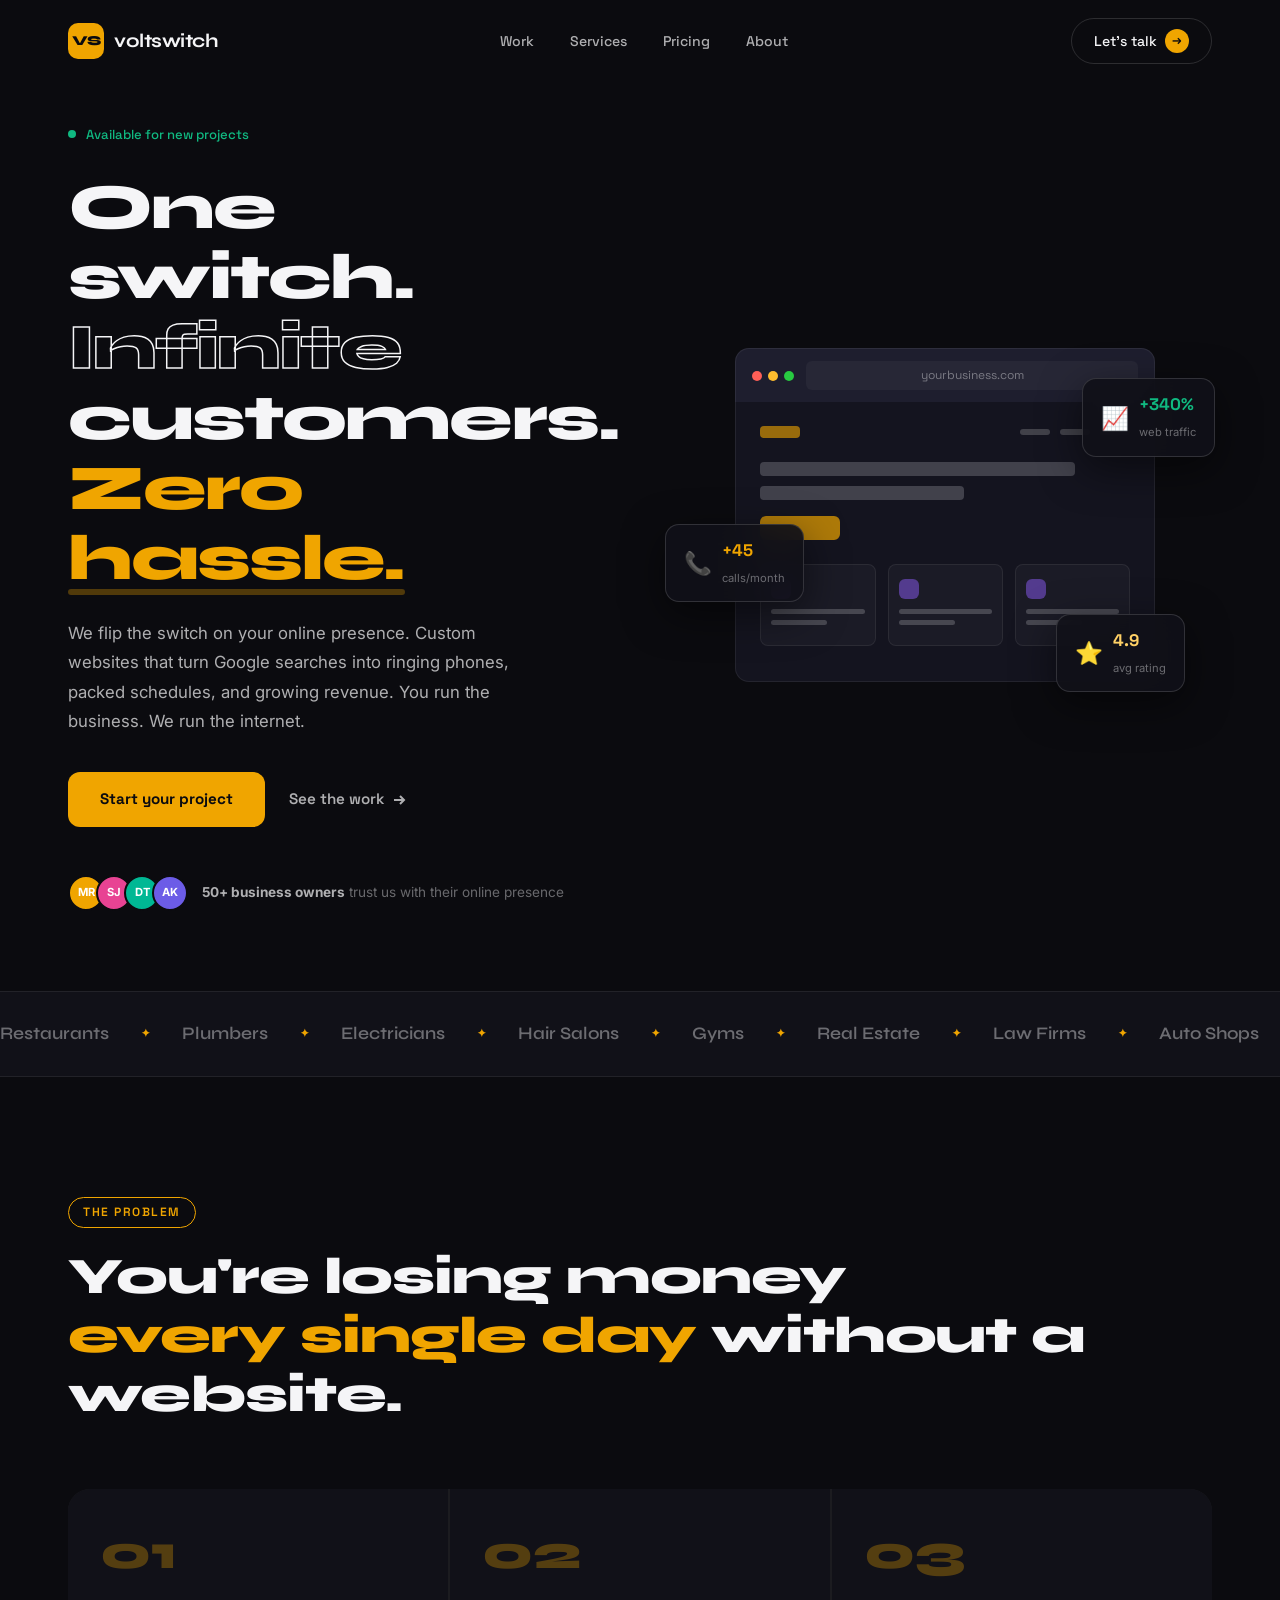
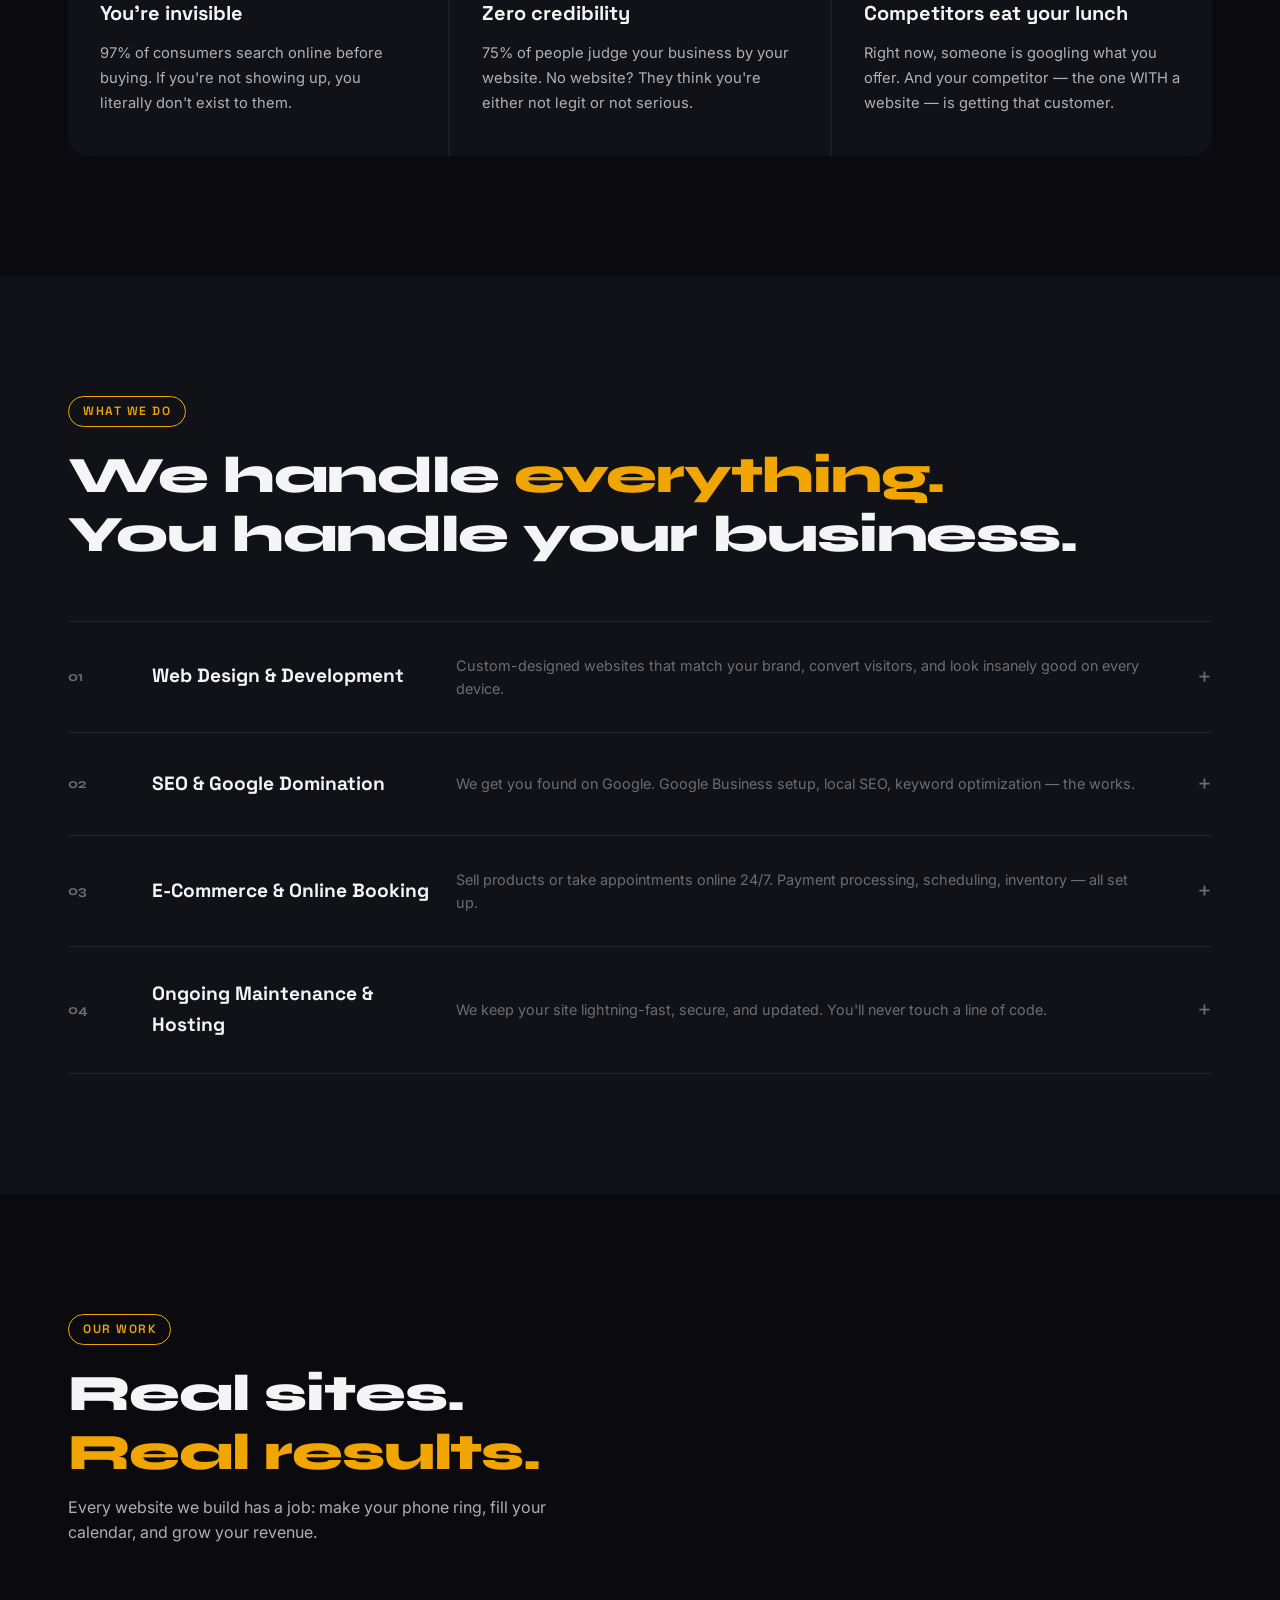
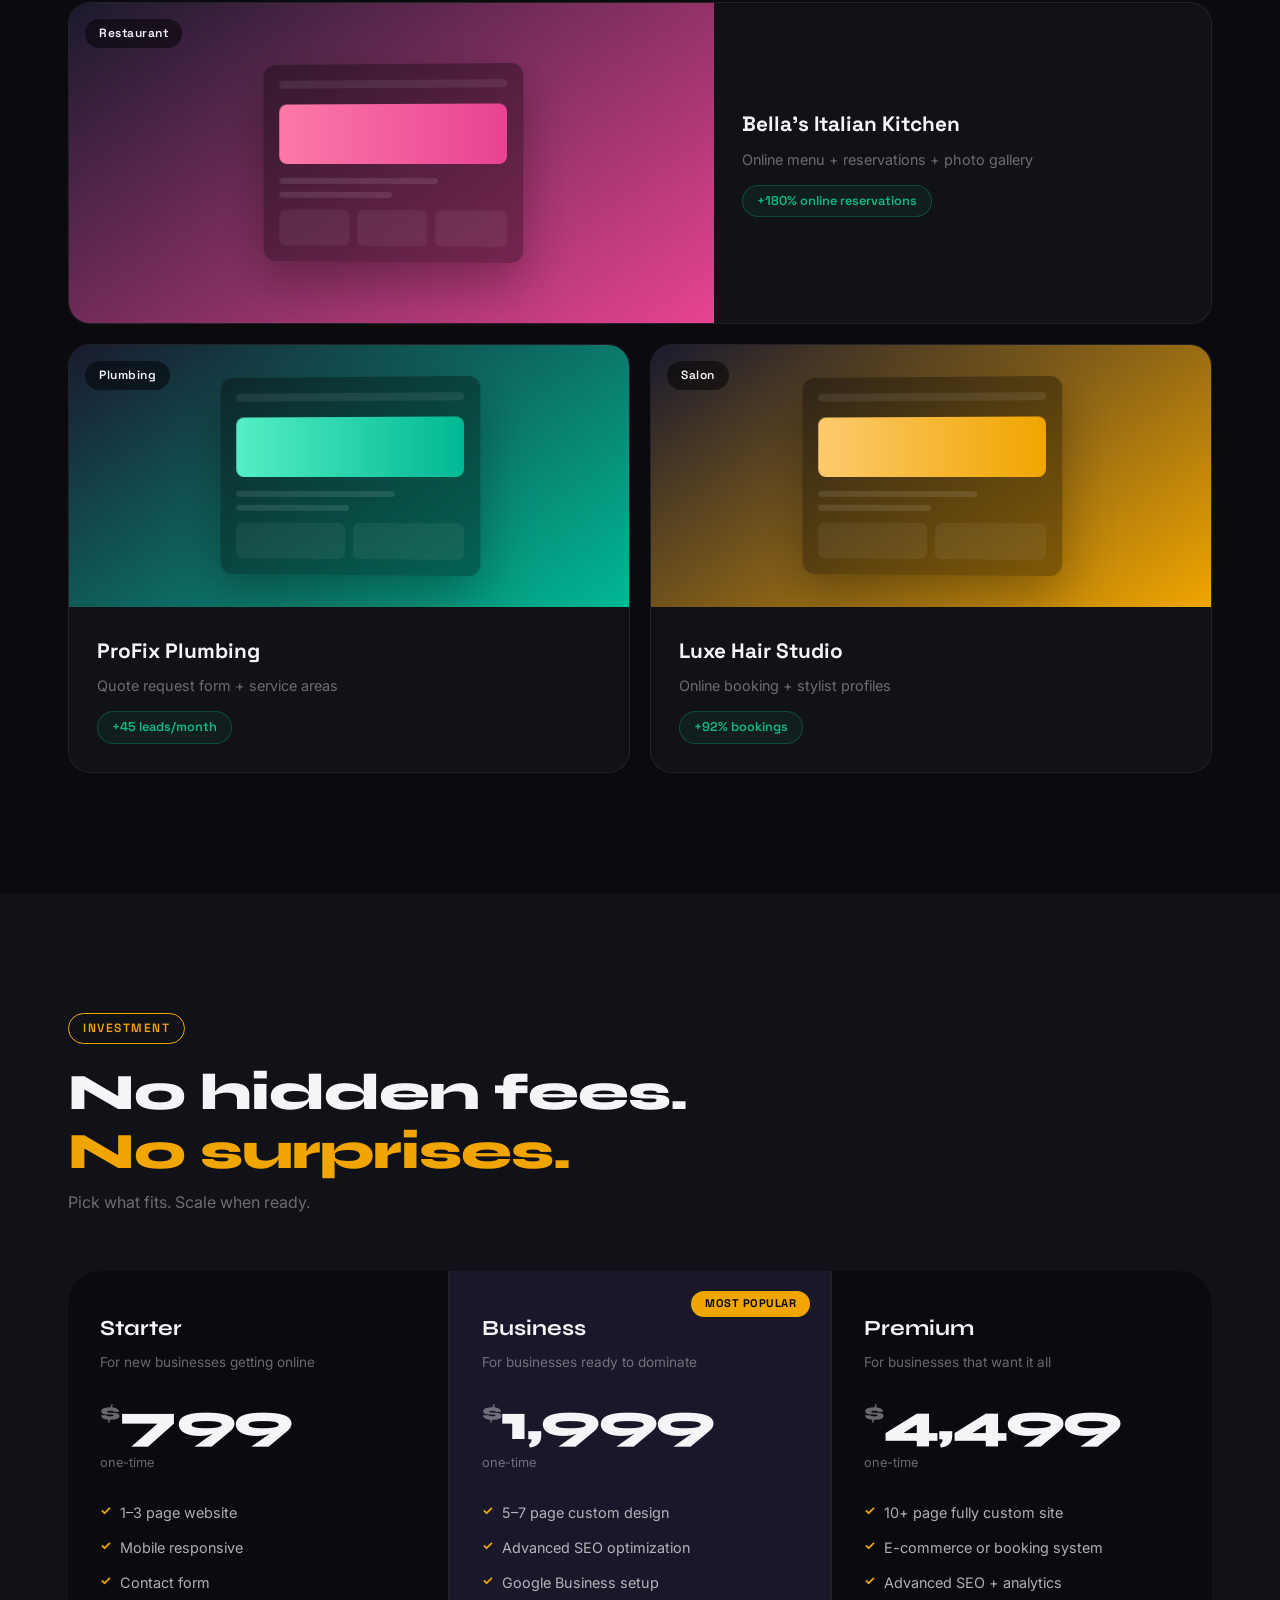
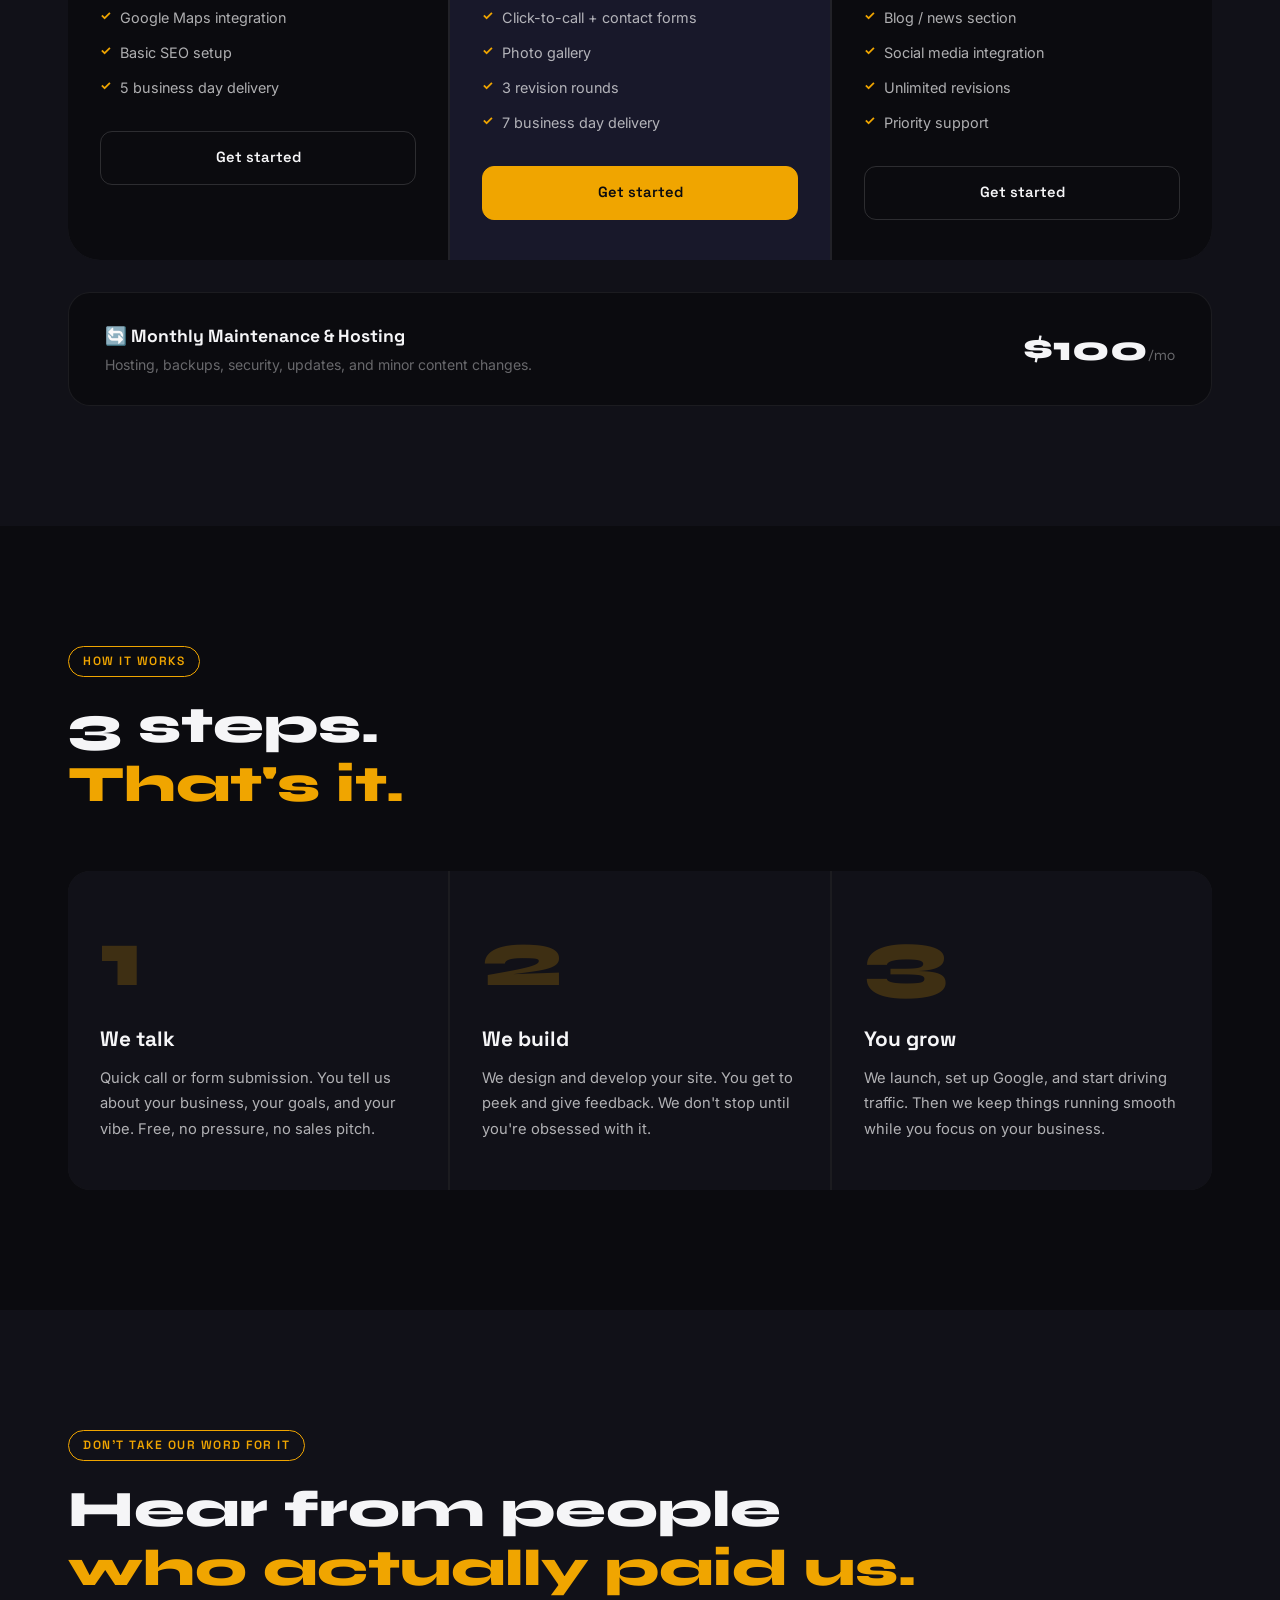
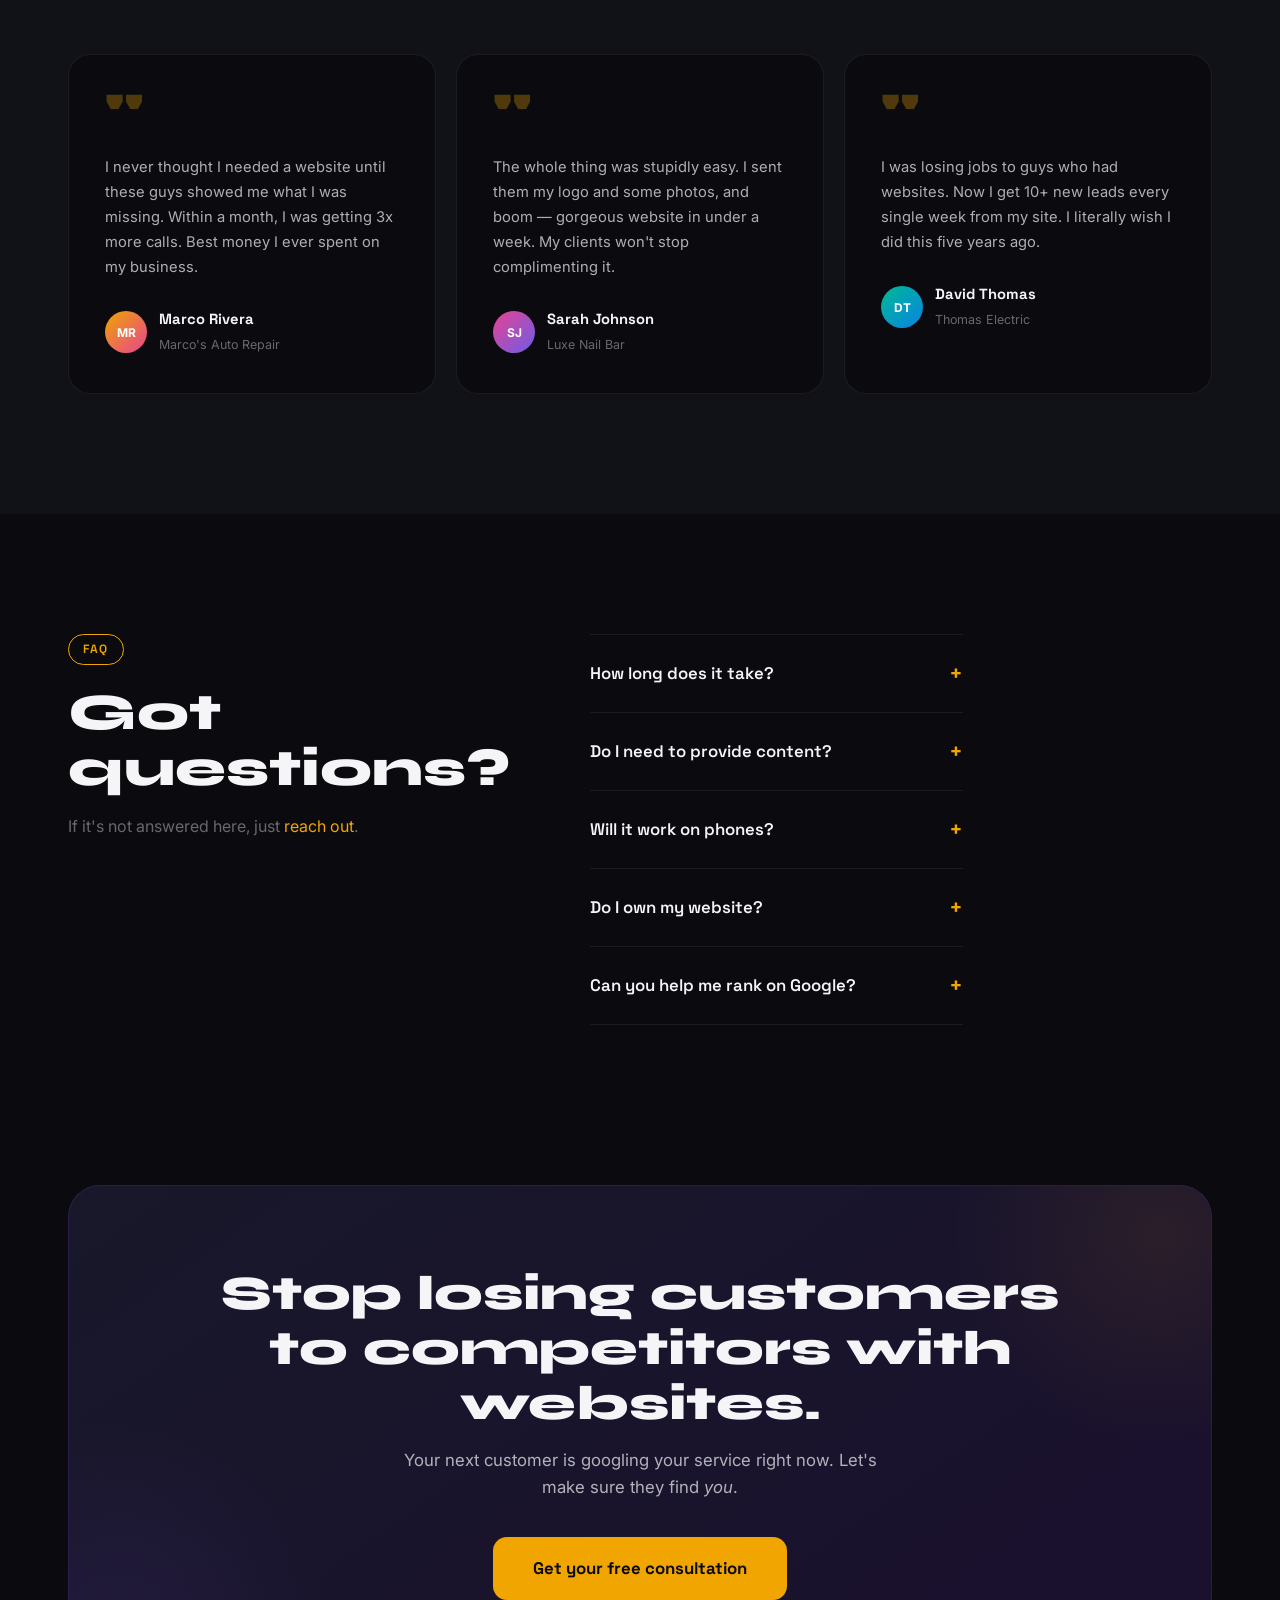
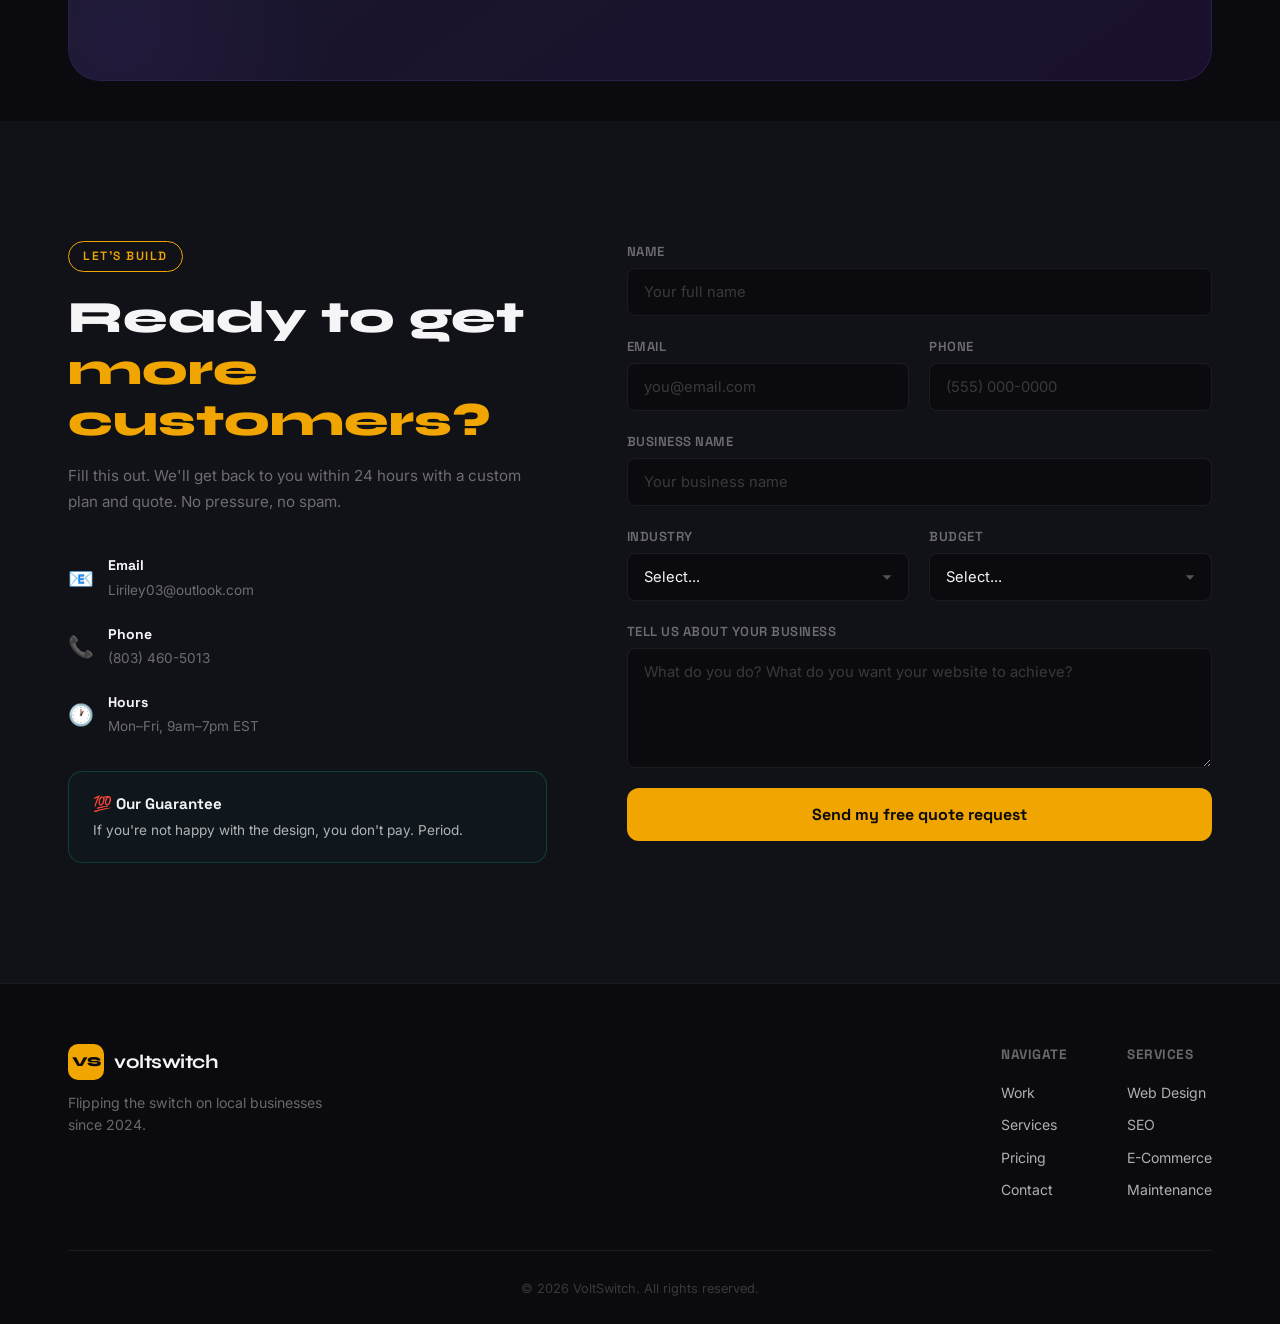
<file: index.html>
<!DOCTYPE html>
<html lang="en">
<head>
    <meta charset="UTF-8">
    <meta name="viewport" content="width=device-width, initial-scale=1.0">
    <title>VoltSwitch — Flip the Switch on Your Online Presence</title>
    <meta name="description" content="VoltSwitch builds jaw-dropping websites for local businesses. One switch is all it takes to go from invisible to unstoppable online.">
    <link rel="preconnect" href="https://fonts.googleapis.com">
    <link rel="preconnect" href="https://fonts.gstatic.com" crossorigin>
    <link href="https://fonts.googleapis.com/css2?family=Space+Grotesk:wght@400;500;600;700&family=Syne:wght@400;500;600;700;800&family=Inter:wght@300;400;500;600&display=swap" rel="stylesheet">
    <link rel="stylesheet" href="styles.css">
</head>
<body>
    <!-- Cursor follower -->
    <div class="cursor-glow" id="cursorGlow"></div>

    <!-- Navigation -->
    <nav class="navbar" id="navbar">
        <div class="nav-container">
            <a href="#" class="nav-logo">
                <div class="logo-mark">VS</div>
                <span>voltswitch</span>
            </a>
            <ul class="nav-links" id="navLinks">
                <li><a href="#work">Work</a></li>
                <li><a href="#services">Services</a></li>
                <li><a href="#pricing">Pricing</a></li>
                <li><a href="#about">About</a></li>
            </ul>
            <a href="#contact" class="nav-cta-btn">Let's talk <span class="arrow-circle">→</span></a>
            <button class="nav-toggle" id="navToggle" aria-label="Toggle navigation">
                <span></span><span></span>
            </button>
        </div>
    </nav>

    <!-- Hero Section -->
    <section class="hero" id="hero">
        <div class="hero-left">
            <div class="hero-eyebrow">
                <div class="status-pulse"></div>
                Available for new projects
            </div>
            <h1>
                One switch.
                <br>
                <span class="hero-outline">Infinite</span> customers.
                <br>
                <span class="hero-highlight">Zero hassle.</span>
            </h1>
            <p class="hero-desc">
                We flip the switch on your online presence. Custom websites 
                that turn Google searches into ringing phones, packed schedules, 
                and growing revenue. You run the business. We run the internet.
            </p>
            <div class="hero-ctas">
                <a href="#contact" class="btn-main">
                    <span>Start your project</span>
                    <div class="btn-shine"></div>
                </a>
                <a href="#work" class="btn-text">
                    See the work
                    <svg width="18" height="18" fill="none" stroke="currentColor" stroke-width="2"><path d="M4 9h10M10 5l4 4-4 4"/></svg>
                </a>
            </div>
            <div class="hero-proof">
                <div class="proof-avatars">
                    <div class="proof-avatar" style="background:#f0a500;">MR</div>
                    <div class="proof-avatar" style="background:#e84393;">SJ</div>
                    <div class="proof-avatar" style="background:#00b894;">DT</div>
                    <div class="proof-avatar" style="background:#6c5ce7;">AK</div>
                </div>
                <div class="proof-text">
                    <strong>50+ business owners</strong> trust us with their online presence
                </div>
            </div>
        </div>
        <div class="hero-right">
            <div class="hero-mockup">
                <div class="mockup-browser">
                    <div class="browser-dots">
                        <span style="background:#ff5f57"></span>
                        <span style="background:#ffbd2e"></span>
                        <span style="background:#28ca41"></span>
                    </div>
                    <div class="browser-url">yourbusiness.com</div>
                </div>
                <div class="mockup-screen">
                    <div class="screen-nav">
                        <div class="screen-logo"></div>
                        <div class="screen-nav-links">
                            <div class="screen-nav-item"></div>
                            <div class="screen-nav-item"></div>
                            <div class="screen-nav-item"></div>
                        </div>
                    </div>
                    <div class="screen-hero-block">
                        <div class="screen-headline"></div>
                        <div class="screen-headline short"></div>
                        <div class="screen-cta-btn"></div>
                    </div>
                    <div class="screen-cards">
                        <div class="screen-card">
                            <div class="screen-card-icon"></div>
                            <div class="screen-card-line"></div>
                            <div class="screen-card-line short"></div>
                        </div>
                        <div class="screen-card">
                            <div class="screen-card-icon"></div>
                            <div class="screen-card-line"></div>
                            <div class="screen-card-line short"></div>
                        </div>
                        <div class="screen-card">
                            <div class="screen-card-icon"></div>
                            <div class="screen-card-line"></div>
                            <div class="screen-card-line short"></div>
                        </div>
                    </div>
                </div>
                <div class="mockup-float mockup-float-1">
                    <span class="float-icon">📈</span>
                    <div>
                        <strong>+340%</strong>
                        <small>web traffic</small>
                    </div>
                </div>
                <div class="mockup-float mockup-float-2">
                    <span class="float-icon">📞</span>
                    <div>
                        <strong>+45</strong>
                        <small>calls/month</small>
                    </div>
                </div>
                <div class="mockup-float mockup-float-3">
                    <span class="float-icon">⭐</span>
                    <div>
                        <strong>4.9</strong>
                        <small>avg rating</small>
                    </div>
                </div>
            </div>
        </div>
    </section>

    <!-- Marquee -->
    <div class="marquee-section">
        <div class="marquee-track">
            <div class="marquee-content">
                <span>Restaurants</span><span class="marquee-dot">✦</span>
                <span>Plumbers</span><span class="marquee-dot">✦</span>
                <span>Electricians</span><span class="marquee-dot">✦</span>
                <span>Hair Salons</span><span class="marquee-dot">✦</span>
                <span>Gyms</span><span class="marquee-dot">✦</span>
                <span>Real Estate</span><span class="marquee-dot">✦</span>
                <span>Law Firms</span><span class="marquee-dot">✦</span>
                <span>Auto Shops</span><span class="marquee-dot">✦</span>
                <span>Dentists</span><span class="marquee-dot">✦</span>
                <span>Pet Services</span><span class="marquee-dot">✦</span>
                <span>Landscaping</span><span class="marquee-dot">✦</span>
                <span>Bakeries</span><span class="marquee-dot">✦</span>
                <span>Spas</span><span class="marquee-dot">✦</span>
                <span>Photography</span><span class="marquee-dot">✦</span>
                <span>Construction</span><span class="marquee-dot">✦</span>
                <span>Cleaning</span><span class="marquee-dot">✦</span>
            </div>
            <div class="marquee-content" aria-hidden="true">
                <span>Restaurants</span><span class="marquee-dot">✦</span>
                <span>Plumbers</span><span class="marquee-dot">✦</span>
                <span>Electricians</span><span class="marquee-dot">✦</span>
                <span>Hair Salons</span><span class="marquee-dot">✦</span>
                <span>Gyms</span><span class="marquee-dot">✦</span>
                <span>Real Estate</span><span class="marquee-dot">✦</span>
                <span>Law Firms</span><span class="marquee-dot">✦</span>
                <span>Auto Shops</span><span class="marquee-dot">✦</span>
                <span>Dentists</span><span class="marquee-dot">✦</span>
                <span>Pet Services</span><span class="marquee-dot">✦</span>
                <span>Landscaping</span><span class="marquee-dot">✦</span>
                <span>Bakeries</span><span class="marquee-dot">✦</span>
                <span>Spas</span><span class="marquee-dot">✦</span>
                <span>Photography</span><span class="marquee-dot">✦</span>
                <span>Construction</span><span class="marquee-dot">✦</span>
                <span>Cleaning</span><span class="marquee-dot">✦</span>
            </div>
        </div>
    </div>

    <!-- Problem/Why Section -->
    <section class="why-section" id="about">
        <div class="container">
            <div class="why-header">
                <span class="label-tag">The problem</span>
                <h2>
                    You're losing money
                    <br>
                    <span class="text-amber">every single day</span>
                    without a website.
                </h2>
            </div>
            <div class="why-grid">
                <div class="why-card">
                    <div class="why-number">01</div>
                    <h3>You're invisible</h3>
                    <p>97% of consumers search online before buying. If you're not showing up, you literally don't exist to them.</p>
                    <div class="why-line"></div>
                </div>
                <div class="why-card">
                    <div class="why-number">02</div>
                    <h3>Zero credibility</h3>
                    <p>75% of people judge your business by your website. No website? They think you're either not legit or not serious.</p>
                    <div class="why-line"></div>
                </div>
                <div class="why-card">
                    <div class="why-number">03</div>
                    <h3>Competitors eat your lunch</h3>
                    <p>Right now, someone is googling what you offer. And your competitor — the one WITH a website — is getting that customer.</p>
                    <div class="why-line"></div>
                </div>
            </div>
        </div>
    </section>

    <!-- Services Section -->
    <section class="services-section" id="services">
        <div class="container">
            <div class="services-header">
                <span class="label-tag">What we do</span>
                <h2>We handle <span class="text-amber">everything.</span><br>You handle your business.</h2>
            </div>
            <div class="services-list">
                <div class="service-row">
                    <div class="service-num">01</div>
                    <div class="service-name">Web Design & Development</div>
                    <div class="service-desc">Custom-designed websites that match your brand, convert visitors, and look insanely good on every device.</div>
                    <div class="service-expand">+</div>
                </div>
                <div class="service-row">
                    <div class="service-num">02</div>
                    <div class="service-name">SEO & Google Domination</div>
                    <div class="service-desc">We get you found on Google. Google Business setup, local SEO, keyword optimization — the works.</div>
                    <div class="service-expand">+</div>
                </div>
                <div class="service-row">
                    <div class="service-num">03</div>
                    <div class="service-name">E-Commerce & Online Booking</div>
                    <div class="service-desc">Sell products or take appointments online 24/7. Payment processing, scheduling, inventory — all set up.</div>
                    <div class="service-expand">+</div>
                </div>
                <div class="service-row">
                    <div class="service-num">04</div>
                    <div class="service-name">Ongoing Maintenance & Hosting</div>
                    <div class="service-desc">We keep your site lightning-fast, secure, and updated. You'll never touch a line of code.</div>
                    <div class="service-expand">+</div>
                </div>
            </div>
        </div>
    </section>

    <!-- Work/Portfolio Section -->
    <section class="work-section" id="work">
        <div class="container">
            <div class="work-header">
                <span class="label-tag">Our work</span>
                <h2>Real sites.<br><span class="text-amber">Real results.</span></h2>
                <p>Every website we build has a job: make your phone ring, fill your calendar, and grow your revenue.</p>
            </div>
            <div class="work-grid">
                <div class="work-card work-card-wide">
                    <div class="work-visual" style="background: linear-gradient(145deg, #1a1a2e 0%, #e84393 100%);">
                        <div class="work-tag-float">Restaurant</div>
                        <div class="work-mini-mockup">
                            <div class="mini-nav-bar"></div>
                            <div class="mini-hero" style="background: linear-gradient(to right, #fd79a8, #e84393);"></div>
                            <div class="mini-line w70"></div>
                            <div class="mini-line w50"></div>
                            <div class="mini-grid">
                                <div class="mini-box"></div>
                                <div class="mini-box"></div>
                                <div class="mini-box"></div>
                            </div>
                        </div>
                    </div>
                    <div class="work-info">
                        <h3>Bella's Italian Kitchen</h3>
                        <p>Online menu + reservations + photo gallery</p>
                        <div class="work-result">
                            <span class="result-badge">+180% online reservations</span>
                        </div>
                    </div>
                </div>
                <div class="work-card">
                    <div class="work-visual" style="background: linear-gradient(145deg, #1a1a2e 0%, #00b894 100%);">
                        <div class="work-tag-float">Plumbing</div>
                        <div class="work-mini-mockup">
                            <div class="mini-nav-bar"></div>
                            <div class="mini-hero" style="background: linear-gradient(to right, #55efc4, #00b894);"></div>
                            <div class="mini-line w70"></div>
                            <div class="mini-line w50"></div>
                            <div class="mini-grid">
                                <div class="mini-box"></div>
                                <div class="mini-box"></div>
                            </div>
                        </div>
                    </div>
                    <div class="work-info">
                        <h3>ProFix Plumbing</h3>
                        <p>Quote request form + service areas</p>
                        <div class="work-result">
                            <span class="result-badge">+45 leads/month</span>
                        </div>
                    </div>
                </div>
                <div class="work-card">
                    <div class="work-visual" style="background: linear-gradient(145deg, #1a1a2e 0%, #f0a500 100%);">
                        <div class="work-tag-float">Salon</div>
                        <div class="work-mini-mockup">
                            <div class="mini-nav-bar"></div>
                            <div class="mini-hero" style="background: linear-gradient(to right, #fdcb6e, #f0a500);"></div>
                            <div class="mini-line w70"></div>
                            <div class="mini-line w50"></div>
                            <div class="mini-grid">
                                <div class="mini-box"></div>
                                <div class="mini-box"></div>
                            </div>
                        </div>
                    </div>
                    <div class="work-info">
                        <h3>Luxe Hair Studio</h3>
                        <p>Online booking + stylist profiles</p>
                        <div class="work-result">
                            <span class="result-badge">+92% bookings</span>
                        </div>
                    </div>
                </div>
            </div>
        </div>
    </section>

    <!-- Pricing Section -->
    <section class="pricing-section" id="pricing">
        <div class="container">
            <div class="pricing-header">
                <span class="label-tag">Investment</span>
                <h2>No hidden fees.<br><span class="text-amber">No surprises.</span></h2>
                <p>Pick what fits. Scale when ready.</p>
            </div>
            <div class="pricing-cards">
                <div class="price-card">
                    <div class="price-tier">Starter</div>
                    <div class="price-tagline">For new businesses getting online</div>
                    <div class="price-amount"><span class="price-dollar">$</span>799</div>
                    <div class="price-once">one-time</div>
                    <ul class="price-list">
                        <li>1–3 page website</li>
                        <li>Mobile responsive</li>
                        <li>Contact form</li>
                        <li>Google Maps integration</li>
                        <li>Basic SEO setup</li>
                        <li>5 business day delivery</li>
                    </ul>
                    <a href="#contact" class="price-btn">Get started</a>
                </div>
                <div class="price-card price-card-featured">
                    <div class="price-popular">Most Popular</div>
                    <div class="price-tier">Business</div>
                    <div class="price-tagline">For businesses ready to dominate</div>
                    <div class="price-amount"><span class="price-dollar">$</span>1,999</div>
                    <div class="price-once">one-time</div>
                    <ul class="price-list">
                        <li>5–7 page custom design</li>
                        <li>Advanced SEO optimization</li>
                        <li>Google Business setup</li>
                        <li>Click-to-call + contact forms</li>
                        <li>Photo gallery</li>
                        <li>3 revision rounds</li>
                        <li>7 business day delivery</li>
                    </ul>
                    <a href="#contact" class="price-btn price-btn-main">Get started</a>
                </div>
                <div class="price-card">
                    <div class="price-tier">Premium</div>
                    <div class="price-tagline">For businesses that want it all</div>
                    <div class="price-amount"><span class="price-dollar">$</span>4,499</div>
                    <div class="price-once">one-time</div>
                    <ul class="price-list">
                        <li>10+ page fully custom site</li>
                        <li>E-commerce or booking system</li>
                        <li>Advanced SEO + analytics</li>
                        <li>Blog / news section</li>
                        <li>Social media integration</li>
                        <li>Unlimited revisions</li>
                        <li>Priority support</li>
                    </ul>
                    <a href="#contact" class="price-btn">Get started</a>
                </div>
            </div>
            <div class="maintenance-strip">
                <div class="maint-left">
                    <h4>🔄 Monthly Maintenance & Hosting</h4>
                    <p>Hosting, backups, security, updates, and minor content changes.</p>
                </div>
                <div class="maint-right">
                    <span class="maint-price">$100<small>/mo</small></span>
                </div>
            </div>
        </div>
    </section>

    <!-- Process Section -->
    <section class="process-section" id="process">
        <div class="container">
            <div class="process-header">
                <span class="label-tag">How it works</span>
                <h2>3 steps.<br><span class="text-amber">That's it.</span></h2>
            </div>
            <div class="process-steps">
                <div class="step-card">
                    <div class="step-big-num">1</div>
                    <div class="step-info">
                        <h3>We talk</h3>
                        <p>Quick call or form submission. You tell us about your business, your goals, and your vibe. Free, no pressure, no sales pitch.</p>
                    </div>
                </div>
                <div class="step-card">
                    <div class="step-big-num">2</div>
                    <div class="step-info">
                        <h3>We build</h3>
                        <p>We design and develop your site. You get to peek and give feedback. We don't stop until you're obsessed with it.</p>
                    </div>
                </div>
                <div class="step-card">
                    <div class="step-big-num">3</div>
                    <div class="step-info">
                        <h3>You grow</h3>
                        <p>We launch, set up Google, and start driving traffic. Then we keep things running smooth while you focus on your business.</p>
                    </div>
                </div>
            </div>
        </div>
    </section>

    <!-- Testimonials -->
    <section class="testimonials-section" id="testimonials">
        <div class="container">
            <div class="test-header">
                <span class="label-tag">Don't take our word for it</span>
                <h2>Hear from people<br><span class="text-amber">who actually paid us.</span></h2>
            </div>
            <div class="test-grid">
                <div class="test-card">
                    <div class="test-quote">"</div>
                    <p>I never thought I needed a website until these guys showed me what I was missing. Within a month, I was getting 3x more calls. Best money I ever spent on my business.</p>
                    <div class="test-author">
                        <div class="test-avatar" style="background: linear-gradient(135deg, #f0a500, #e84393);">MR</div>
                        <div>
                            <strong>Marco Rivera</strong>
                            <span>Marco's Auto Repair</span>
                        </div>
                    </div>
                </div>
                <div class="test-card">
                    <div class="test-quote">"</div>
                    <p>The whole thing was stupidly easy. I sent them my logo and some photos, and boom — gorgeous website in under a week. My clients won't stop complimenting it.</p>
                    <div class="test-author">
                        <div class="test-avatar" style="background: linear-gradient(135deg, #e84393, #6c5ce7);">SJ</div>
                        <div>
                            <strong>Sarah Johnson</strong>
                            <span>Luxe Nail Bar</span>
                        </div>
                    </div>
                </div>
                <div class="test-card">
                    <div class="test-quote">"</div>
                    <p>I was losing jobs to guys who had websites. Now I get 10+ new leads every single week from my site. I literally wish I did this five years ago.</p>
                    <div class="test-author">
                        <div class="test-avatar" style="background: linear-gradient(135deg, #00b894, #0984e3);">DT</div>
                        <div>
                            <strong>David Thomas</strong>
                            <span>Thomas Electric</span>
                        </div>
                    </div>
                </div>
            </div>
        </div>
    </section>

    <!-- FAQ -->
    <section class="faq-section" id="faq">
        <div class="container">
            <div class="faq-layout">
                <div class="faq-left">
                    <span class="label-tag">FAQ</span>
                    <h2>Got<br>questions?</h2>
                    <p>If it's not answered here, just <a href="#contact" class="text-amber">reach out</a>.</p>
                </div>
                <div class="faq-right">
                    <div class="faq-item">
                        <button class="faq-q"><span>How long does it take?</span><span class="faq-toggle">+</span></button>
                        <div class="faq-a"><p>5–10 business days depending on your package. We'll give you a clear timeline before we start.</p></div>
                    </div>
                    <div class="faq-item">
                        <button class="faq-q"><span>Do I need to provide content?</span><span class="faq-toggle">+</span></button>
                        <div class="faq-a"><p>Nope. We can write everything and source professional photos. Just give us your logo (if you have one) and we handle the rest.</p></div>
                    </div>
                    <div class="faq-item">
                        <button class="faq-q"><span>Will it work on phones?</span><span class="faq-toggle">+</span></button>
                        <div class="faq-a"><p>100%. Every site we build is fully responsive — phones, tablets, laptops, everything.</p></div>
                    </div>
                    <div class="faq-item">
                        <button class="faq-q"><span>Do I own my website?</span><span class="faq-toggle">+</span></button>
                        <div class="faq-a"><p>Yes, completely. Once you pay in full, the design, code, and content are all yours.</p></div>
                    </div>
                    <div class="faq-item">
                        <button class="faq-q"><span>Can you help me rank on Google?</span><span class="faq-toggle">+</span></button>
                        <div class="faq-a"><p>Absolutely. Every package includes SEO. Our Business and Premium tiers include full Google Business setup and advanced local SEO.</p></div>
                    </div>
                </div>
            </div>
        </div>
    </section>

    <!-- CTA Section -->
    <section class="big-cta">
        <div class="container">
            <div class="big-cta-inner">
                <h2>
                    Stop losing customers
                    <br>
                    to competitors with websites.
                </h2>
                <p>Your next customer is googling your service right now. Let's make sure they find <em>you</em>.</p>
                <a href="#contact" class="btn-main btn-main-lg">
                    <span>Get your free consultation</span>
                    <div class="btn-shine"></div>
                </a>
            </div>
        </div>
    </section>

    <!-- Contact Section -->
    <section class="contact-section" id="contact">
        <div class="container">
            <div class="contact-layout">
                <div class="contact-left">
                    <span class="label-tag">Let's build</span>
                    <h2>Ready to get<br><span class="text-amber">more customers?</span></h2>
                    <p>Fill this out. We'll get back to you within 24 hours with a custom plan and quote. No pressure, no spam.</p>
                    <div class="contact-details">
                        <div class="contact-item">
                            <div class="contact-item-icon">📧</div>
                            <div>
                                <strong>Email</strong>
                                <span>Liriley03@outlook.com</span>
                            </div>
                        </div>
                        <div class="contact-item">
                            <div class="contact-item-icon">📞</div>
                            <div>
                                <strong>Phone</strong>
                                <span>(803) 460-5013</span>
                            </div>
                        </div>
                        <div class="contact-item">
                            <div class="contact-item-icon">🕐</div>
                            <div>
                                <strong>Hours</strong>
                                <span>Mon–Fri, 9am–7pm EST</span>
                            </div>
                        </div>
                    </div>
                    <div class="guarantee-box">
                        <strong>💯 Our Guarantee</strong>
                        <p>If you're not happy with the design, you don't pay. Period.</p>
                    </div>
                </div>
                <div class="contact-right">
                    <form class="contact-form" id="contactForm">
                        <div class="field">
                            <label for="name">Name</label>
                            <input type="text" id="name" placeholder="Your full name" required>
                        </div>
                        <div class="field-row">
                            <div class="field">
                                <label for="email">Email</label>
                                <input type="email" id="email" placeholder="you@email.com" required>
                            </div>
                            <div class="field">
                                <label for="phone">Phone</label>
                                <input type="tel" id="phone" placeholder="(555) 000-0000">
                            </div>
                        </div>
                        <div class="field">
                            <label for="business">Business name</label>
                            <input type="text" id="business" placeholder="Your business name">
                        </div>
                        <div class="field-row">
                            <div class="field">
                                <label for="industry">Industry</label>
                                <select id="industry">
                                    <option value="">Select...</option>
                                    <option>Restaurant / Food</option>
                                    <option>Contractor / Trades</option>
                                    <option>Salon / Beauty</option>
                                    <option>Fitness / Gym</option>
                                    <option>Healthcare / Dental</option>
                                    <option>Real Estate</option>
                                    <option>Auto Services</option>
                                    <option>Legal</option>
                                    <option>Retail</option>
                                    <option>Other</option>
                                </select>
                            </div>
                            <div class="field">
                                <label for="budget">Budget</label>
                                <select id="budget">
                                    <option value="">Select...</option>
                                    <option>Starter — $799</option>
                                    <option>Business — $1,999</option>
                                    <option>Premium — $4,499</option>
                                    <option>Not sure yet</option>
                                </select>
                            </div>
                        </div>
                        <div class="field">
                            <label for="message">Tell us about your business</label>
                            <textarea id="message" rows="4" placeholder="What do you do? What do you want your website to achieve?"></textarea>
                        </div>
                        <button type="submit" class="btn-main btn-submit" id="submitBtn">
                            <span>Send my free quote request</span>
                            <div class="btn-shine"></div>
                        </button>
                    </form>
                </div>
            </div>
        </div>
    </section>

    <!-- Footer -->
    <footer class="footer">
        <div class="container">
            <div class="footer-inner">
                <div class="footer-brand">
                    <a href="#" class="nav-logo">
                        <div class="logo-mark">VS</div>
                        <span>voltswitch</span>
                    </a>
                    <p>Flipping the switch on local businesses since 2024.</p>
                </div>
                <div class="footer-cols">
                    <div class="footer-col">
                        <h4>Navigate</h4>
                        <a href="#work">Work</a>
                        <a href="#services">Services</a>
                        <a href="#pricing">Pricing</a>
                        <a href="#contact">Contact</a>
                    </div>
                    <div class="footer-col">
                        <h4>Services</h4>
                        <a href="#services">Web Design</a>
                        <a href="#services">SEO</a>
                        <a href="#services">E-Commerce</a>
                        <a href="#services">Maintenance</a>
                    </div>
                </div>
            </div>
            <div class="footer-bottom">
                <span>&copy; 2026 VoltSwitch. All rights reserved.</span>
            </div>
        </div>
    </footer>

    <script src="script.js"></script>
</body>
</html>
</file>
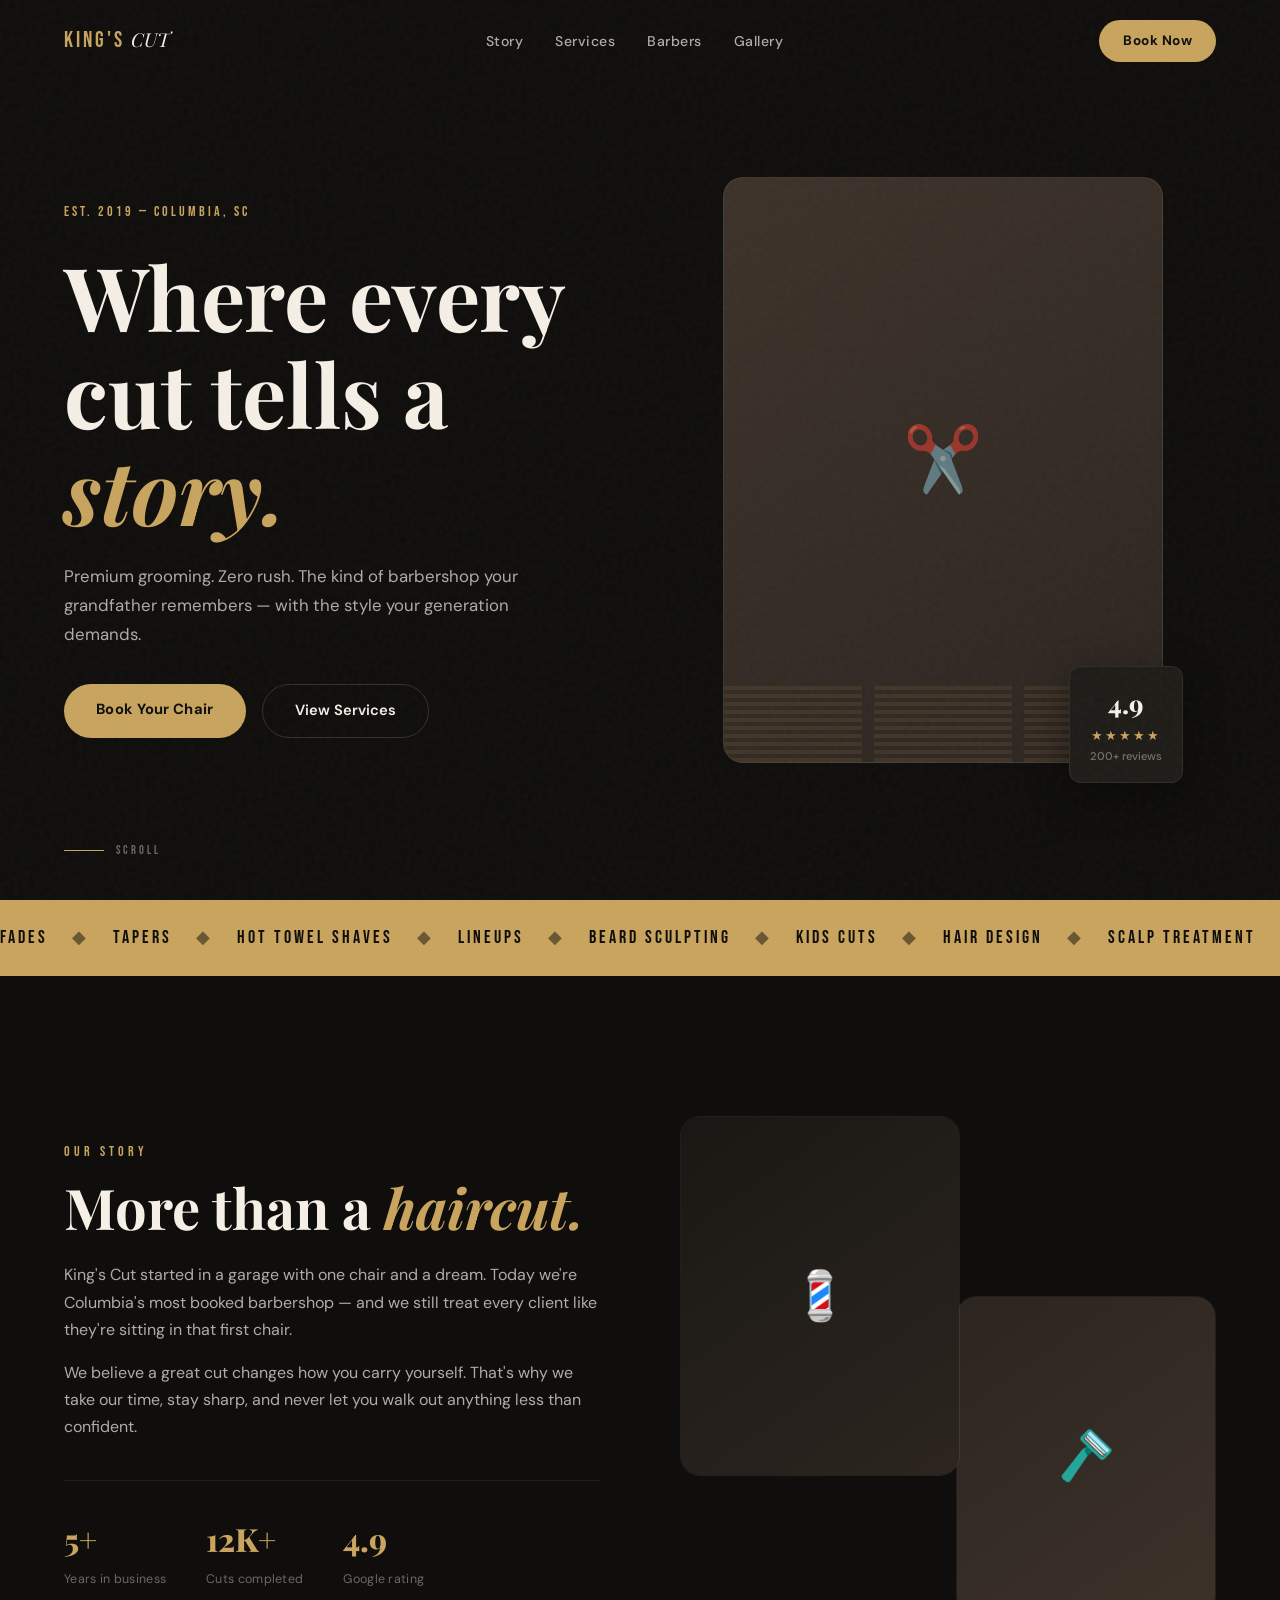
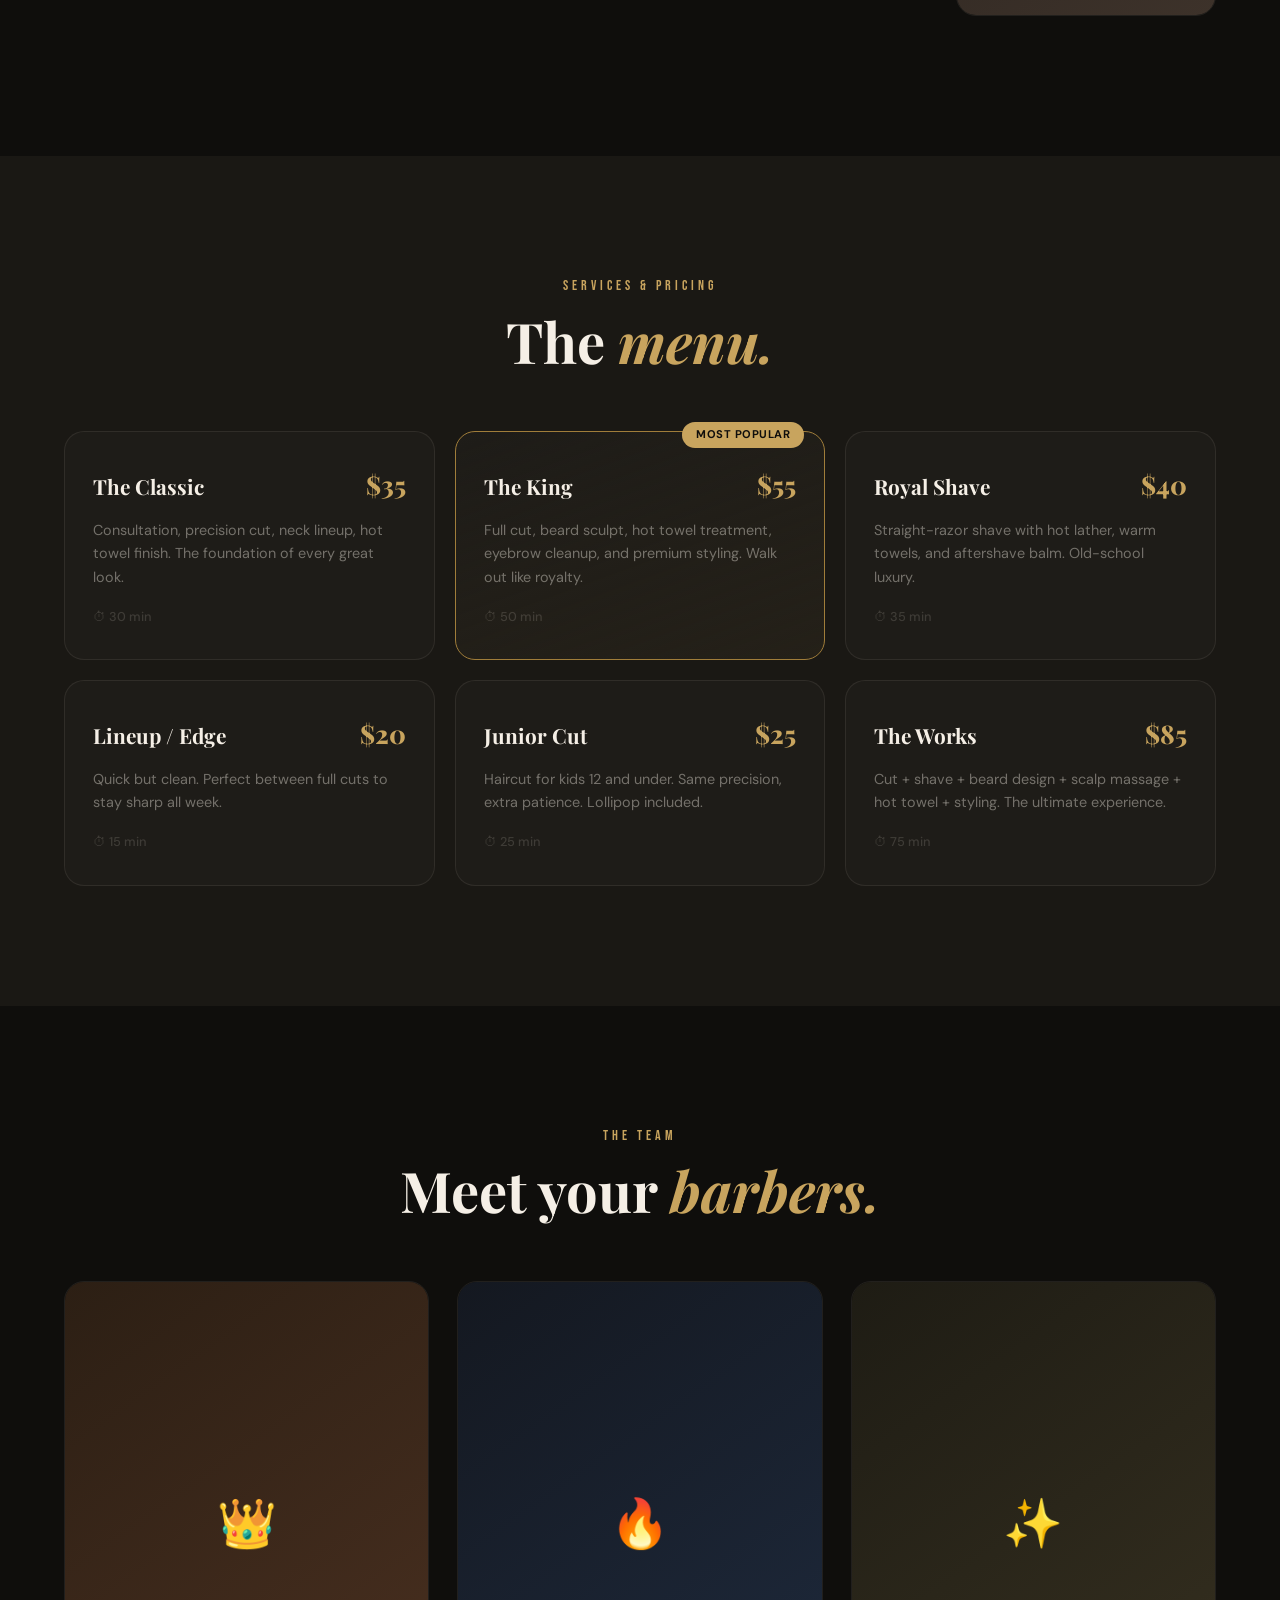
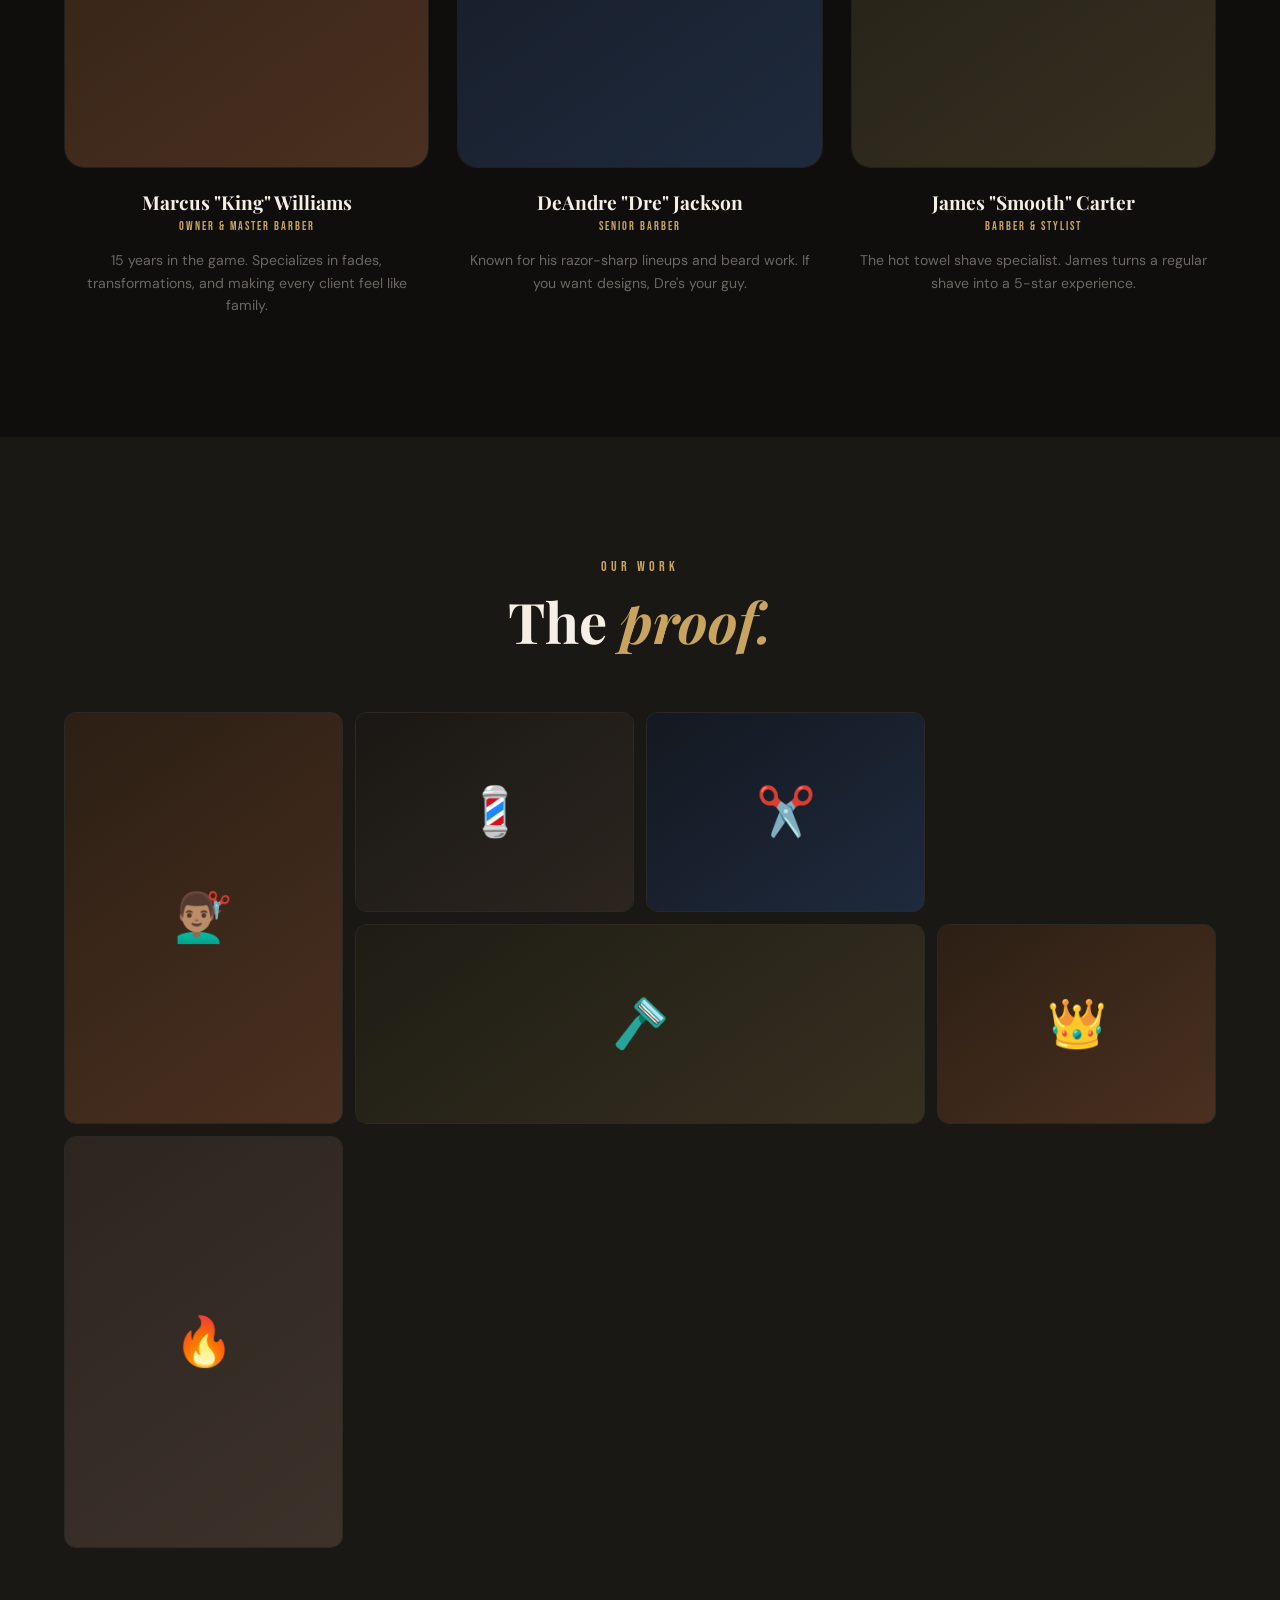
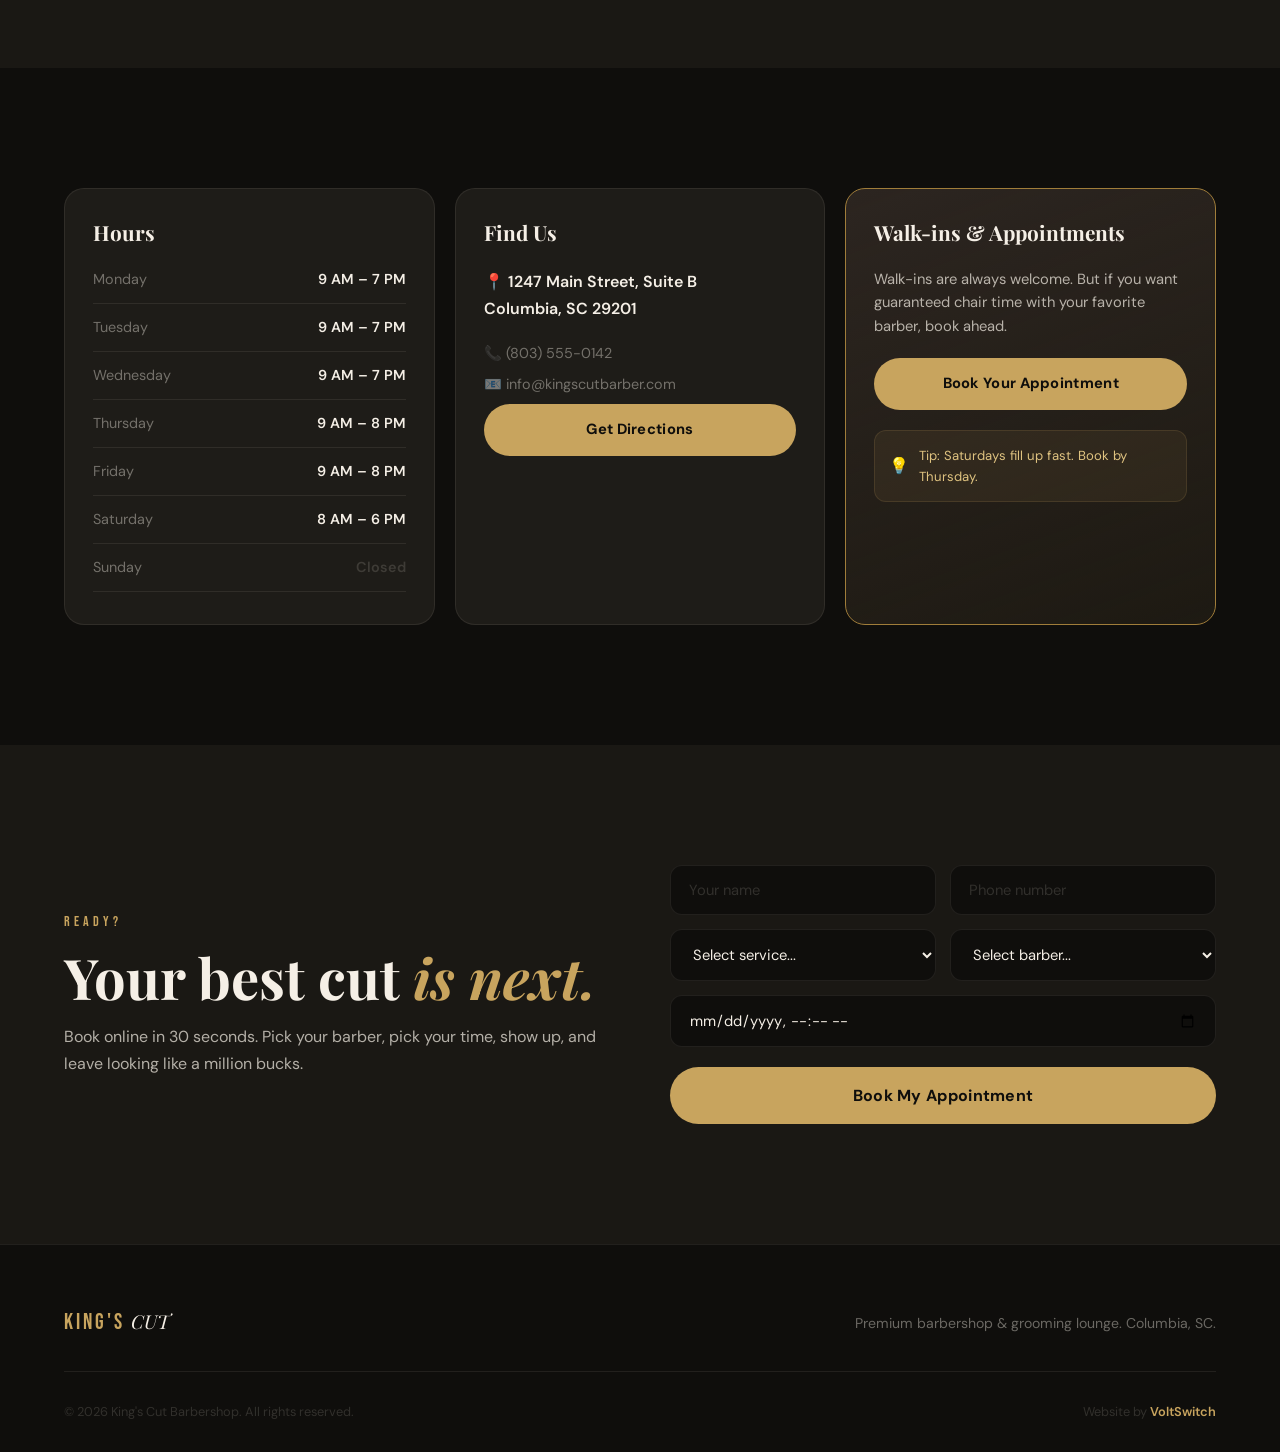
<file: demos/kings-cut-barbershop/index.html>
<!DOCTYPE html>
<html lang="en">
<head>
    <meta charset="UTF-8">
    <meta name="viewport" content="width=device-width, initial-scale=1.0">
    <title>King's Cut — Premium Barbershop & Grooming Lounge</title>
    <meta name="description" content="King's Cut is a premium barbershop and grooming lounge. Classic cuts, hot towel shaves, and a vibe that's unmatched. Walk-ins welcome.">
    <link rel="preconnect" href="https://fonts.googleapis.com">
    <link rel="preconnect" href="https://fonts.gstatic.com" crossorigin>
    <link href="https://fonts.googleapis.com/css2?family=Playfair+Display:ital,wght@0,400;0,600;0,700;0,800;0,900;1,400;1,700&family=DM+Sans:wght@300;400;500;600;700&family=Bebas+Neue&display=swap" rel="stylesheet">
    <link rel="stylesheet" href="styles.css">
</head>
<body>
    <!-- Noise texture overlay -->
    <div class="noise"></div>

    <!-- Navigation -->
    <nav class="nav">
        <div class="nav-inner">
            <a href="#" class="brand">
                <span class="brand-king">KING'S</span>
                <span class="brand-cut">CUT</span>
            </a>
            <div class="nav-links" id="navLinks">
                <a href="#about">Story</a>
                <a href="#services">Services</a>
                <a href="#barbers">Barbers</a>
                <a href="#gallery">Gallery</a>
            </div>
            <a href="#book" class="nav-book">Book Now</a>
            <button class="burger" id="burger" aria-label="Menu">
                <span></span><span></span><span></span>
            </button>
        </div>
    </nav>

    <!-- Hero -->
    <section class="hero">
        <div class="hero-content">
            <p class="hero-tag">Est. 2019 — Columbia, SC</p>
            <h1>
                Where every
                <br>
                cut tells a
                <br>
                <em>story.</em>
            </h1>
            <p class="hero-sub">Premium grooming. Zero rush. The kind of barbershop your grandfather remembers — with the style your generation demands.</p>
            <div class="hero-actions">
                <a href="#book" class="btn-gold">Book Your Chair</a>
                <a href="#services" class="btn-outline">View Services</a>
            </div>
        </div>
        <div class="hero-visual">
            <div class="hero-img-frame">
                <div class="hero-img-placeholder">
                    <div class="placeholder-icon">✂️</div>
                    <div class="placeholder-pattern">
                        <div class="stripe"></div>
                        <div class="stripe"></div>
                        <div class="stripe"></div>
                    </div>
                </div>
                <div class="hero-badge">
                    <span class="badge-num">4.9</span>
                    <span class="badge-stars">★★★★★</span>
                    <span class="badge-text">200+ reviews</span>
                </div>
            </div>
        </div>
        <div class="hero-scroll">
            <div class="scroll-line"></div>
            <span>Scroll</span>
        </div>
    </section>

    <!-- Ticker -->
    <div class="ticker">
        <div class="ticker-track">
            <div class="ticker-content">
                <span>FADES</span><span class="ticker-sep">◆</span>
                <span>TAPERS</span><span class="ticker-sep">◆</span>
                <span>HOT TOWEL SHAVES</span><span class="ticker-sep">◆</span>
                <span>LINEUPS</span><span class="ticker-sep">◆</span>
                <span>BEARD SCULPTING</span><span class="ticker-sep">◆</span>
                <span>KIDS CUTS</span><span class="ticker-sep">◆</span>
                <span>HAIR DESIGN</span><span class="ticker-sep">◆</span>
                <span>SCALP TREATMENT</span><span class="ticker-sep">◆</span>
            </div>
            <div class="ticker-content" aria-hidden="true">
                <span>FADES</span><span class="ticker-sep">◆</span>
                <span>TAPERS</span><span class="ticker-sep">◆</span>
                <span>HOT TOWEL SHAVES</span><span class="ticker-sep">◆</span>
                <span>LINEUPS</span><span class="ticker-sep">◆</span>
                <span>BEARD SCULPTING</span><span class="ticker-sep">◆</span>
                <span>KIDS CUTS</span><span class="ticker-sep">◆</span>
                <span>HAIR DESIGN</span><span class="ticker-sep">◆</span>
                <span>SCALP TREATMENT</span><span class="ticker-sep">◆</span>
            </div>
        </div>
    </div>

    <!-- About -->
    <section class="about" id="about">
        <div class="container">
            <div class="about-layout">
                <div class="about-left">
                    <div class="section-label">Our Story</div>
                    <h2>More than a <em>haircut.</em></h2>
                    <p>King's Cut started in a garage with one chair and a dream. Today we're Columbia's most booked barbershop — and we still treat every client like they're sitting in that first chair.</p>
                    <p>We believe a great cut changes how you carry yourself. That's why we take our time, stay sharp, and never let you walk out anything less than confident.</p>
                    <div class="about-stats">
                        <div class="about-stat">
                            <span class="about-stat-num">5+</span>
                            <span class="about-stat-label">Years in business</span>
                        </div>
                        <div class="about-stat">
                            <span class="about-stat-num">12K+</span>
                            <span class="about-stat-label">Cuts completed</span>
                        </div>
                        <div class="about-stat">
                            <span class="about-stat-num">4.9</span>
                            <span class="about-stat-label">Google rating</span>
                        </div>
                    </div>
                </div>
                <div class="about-right">
                    <div class="about-img-stack">
                        <div class="about-img about-img-1">
                            <div class="img-placeholder dark">
                                <span>💈</span>
                            </div>
                        </div>
                        <div class="about-img about-img-2">
                            <div class="img-placeholder light">
                                <span>🪒</span>
                            </div>
                        </div>
                    </div>
                </div>
            </div>
        </div>
    </section>

    <!-- Services -->
    <section class="services" id="services">
        <div class="container">
            <div class="section-label center">Services & Pricing</div>
            <h2 class="section-title center">The <em>menu.</em></h2>
            <div class="services-grid">
                <div class="service-card">
                    <div class="service-top">
                        <h3>The Classic</h3>
                        <span class="service-price">$35</span>
                    </div>
                    <p>Consultation, precision cut, neck lineup, hot towel finish. The foundation of every great look.</p>
                    <div class="service-time">⏱ 30 min</div>
                </div>
                <div class="service-card featured">
                    <div class="service-badge">Most Popular</div>
                    <div class="service-top">
                        <h3>The King</h3>
                        <span class="service-price">$55</span>
                    </div>
                    <p>Full cut, beard sculpt, hot towel treatment, eyebrow cleanup, and premium styling. Walk out like royalty.</p>
                    <div class="service-time">⏱ 50 min</div>
                </div>
                <div class="service-card">
                    <div class="service-top">
                        <h3>Royal Shave</h3>
                        <span class="service-price">$40</span>
                    </div>
                    <p>Straight-razor shave with hot lather, warm towels, and aftershave balm. Old-school luxury.</p>
                    <div class="service-time">⏱ 35 min</div>
                </div>
                <div class="service-card">
                    <div class="service-top">
                        <h3>Lineup / Edge</h3>
                        <span class="service-price">$20</span>
                    </div>
                    <p>Quick but clean. Perfect between full cuts to stay sharp all week.</p>
                    <div class="service-time">⏱ 15 min</div>
                </div>
                <div class="service-card">
                    <div class="service-top">
                        <h3>Junior Cut</h3>
                        <span class="service-price">$25</span>
                    </div>
                    <p>Haircut for kids 12 and under. Same precision, extra patience. Lollipop included.</p>
                    <div class="service-time">⏱ 25 min</div>
                </div>
                <div class="service-card">
                    <div class="service-top">
                        <h3>The Works</h3>
                        <span class="service-price">$85</span>
                    </div>
                    <p>Cut + shave + beard design + scalp massage + hot towel + styling. The ultimate experience.</p>
                    <div class="service-time">⏱ 75 min</div>
                </div>
            </div>
        </div>
    </section>

    <!-- Barbers -->
    <section class="barbers" id="barbers">
        <div class="container">
            <div class="section-label center">The Team</div>
            <h2 class="section-title center">Meet your <em>barbers.</em></h2>
            <div class="barbers-grid">
                <div class="barber-card">
                    <div class="barber-photo">
                        <div class="img-placeholder warm"><span>👑</span></div>
                    </div>
                    <div class="barber-info">
                        <h3>Marcus "King" Williams</h3>
                        <span class="barber-role">Owner & Master Barber</span>
                        <p>15 years in the game. Specializes in fades, transformations, and making every client feel like family.</p>
                    </div>
                </div>
                <div class="barber-card">
                    <div class="barber-photo">
                        <div class="img-placeholder cool"><span>🔥</span></div>
                    </div>
                    <div class="barber-info">
                        <h3>DeAndre "Dre" Jackson</h3>
                        <span class="barber-role">Senior Barber</span>
                        <p>Known for his razor-sharp lineups and beard work. If you want designs, Dre's your guy.</p>
                    </div>
                </div>
                <div class="barber-card">
                    <div class="barber-photo">
                        <div class="img-placeholder earth"><span>✨</span></div>
                    </div>
                    <div class="barber-info">
                        <h3>James "Smooth" Carter</h3>
                        <span class="barber-role">Barber & Stylist</span>
                        <p>The hot towel shave specialist. James turns a regular shave into a 5-star experience.</p>
                    </div>
                </div>
            </div>
        </div>
    </section>

    <!-- Gallery -->
    <section class="gallery" id="gallery">
        <div class="container">
            <div class="section-label center">Our Work</div>
            <h2 class="section-title center">The <em>proof.</em></h2>
            <div class="gallery-grid">
                <div class="gallery-item gi-tall"><div class="img-placeholder warm"><span>💇🏽‍♂️</span></div></div>
                <div class="gallery-item"><div class="img-placeholder dark"><span>💈</span></div></div>
                <div class="gallery-item"><div class="img-placeholder cool"><span>✂️</span></div></div>
                <div class="gallery-item gi-wide"><div class="img-placeholder earth"><span>🪒</span></div></div>
                <div class="gallery-item"><div class="img-placeholder warm"><span>👑</span></div></div>
                <div class="gallery-item gi-tall"><div class="img-placeholder light"><span>🔥</span></div></div>
            </div>
        </div>
    </section>

    <!-- Hours & Location -->
    <section class="info-section" id="info">
        <div class="container">
            <div class="info-grid">
                <div class="info-card">
                    <h3>Hours</h3>
                    <div class="hours-list">
                        <div class="hour-row"><span>Monday</span><span>9 AM – 7 PM</span></div>
                        <div class="hour-row"><span>Tuesday</span><span>9 AM – 7 PM</span></div>
                        <div class="hour-row"><span>Wednesday</span><span>9 AM – 7 PM</span></div>
                        <div class="hour-row"><span>Thursday</span><span>9 AM – 8 PM</span></div>
                        <div class="hour-row"><span>Friday</span><span>9 AM – 8 PM</span></div>
                        <div class="hour-row"><span>Saturday</span><span>8 AM – 6 PM</span></div>
                        <div class="hour-row closed"><span>Sunday</span><span>Closed</span></div>
                    </div>
                </div>
                <div class="info-card">
                    <h3>Find Us</h3>
                    <div class="location-info">
                        <p class="address">📍 1247 Main Street, Suite B<br>Columbia, SC 29201</p>
                        <p class="detail">📞 (803) 555-0142</p>
                        <p class="detail">📧 info@kingscutbarber.com</p>
                        <a href="#book" class="btn-gold btn-block">Get Directions</a>
                    </div>
                </div>
                <div class="info-card dark-card">
                    <h3>Walk-ins & Appointments</h3>
                    <p>Walk-ins are always welcome. But if you want guaranteed chair time with your favorite barber, book ahead.</p>
                    <a href="#book" class="btn-gold btn-block">Book Your Appointment</a>
                    <div class="walk-in-badge">
                        <span>💡</span>
                        <small>Tip: Saturdays fill up fast. Book by Thursday.</small>
                    </div>
                </div>
            </div>
        </div>
    </section>

    <!-- Booking CTA -->
    <section class="booking-cta" id="book">
        <div class="container">
            <div class="booking-inner">
                <div class="booking-left">
                    <div class="section-label">Ready?</div>
                    <h2>Your best cut <em>is next.</em></h2>
                    <p>Book online in 30 seconds. Pick your barber, pick your time, show up, and leave looking like a million bucks.</p>
                </div>
                <div class="booking-right">
                    <form class="booking-form" id="bookingForm">
                        <div class="form-row">
                            <div class="form-field">
                                <input type="text" placeholder="Your name" required>
                            </div>
                            <div class="form-field">
                                <input type="tel" placeholder="Phone number" required>
                            </div>
                        </div>
                        <div class="form-row">
                            <div class="form-field">
                                <select>
                                    <option>Select service...</option>
                                    <option>The Classic — $35</option>
                                    <option>The King — $55</option>
                                    <option>Royal Shave — $40</option>
                                    <option>Lineup — $20</option>
                                    <option>Junior Cut — $25</option>
                                    <option>The Works — $85</option>
                                </select>
                            </div>
                            <div class="form-field">
                                <select>
                                    <option>Select barber...</option>
                                    <option>Marcus "King"</option>
                                    <option>DeAndre "Dre"</option>
                                    <option>James "Smooth"</option>
                                    <option>No preference</option>
                                </select>
                            </div>
                        </div>
                        <div class="form-field">
                            <input type="datetime-local">
                        </div>
                        <button type="submit" class="btn-gold btn-block btn-big" id="bookBtn">
                            Book My Appointment
                        </button>
                    </form>
                </div>
            </div>
        </div>
    </section>

    <!-- Footer -->
    <footer class="footer">
        <div class="container">
            <div class="footer-top">
                <div class="brand">
                    <span class="brand-king">KING'S</span>
                    <span class="brand-cut">CUT</span>
                </div>
                <p>Premium barbershop & grooming lounge. Columbia, SC.</p>
            </div>
            <div class="footer-bottom">
                <span>&copy; 2026 King's Cut Barbershop. All rights reserved.</span>
                <span class="powered-by">Website by <a href="https://liriley-prog.github.io/voltswitch-agency/" target="_blank">VoltSwitch</a></span>
            </div>
        </div>
    </footer>

    <script>
        // Mobile nav
        document.getElementById('burger').addEventListener('click', function() {
            this.classList.toggle('active');
            document.getElementById('navLinks').classList.toggle('active');
        });

        document.querySelectorAll('.nav-links a').forEach(a => {
            a.addEventListener('click', () => {
                document.getElementById('burger').classList.remove('active');
                document.getElementById('navLinks').classList.remove('active');
            });
        });

        // Smooth scroll
        document.querySelectorAll('a[href^="#"]').forEach(a => {
            a.addEventListener('click', function(e) {
                e.preventDefault();
                const t = document.querySelector(this.getAttribute('href'));
                if (t) window.scrollTo({ top: t.offsetTop - 80, behavior: 'smooth' });
            });
        });

        // Scroll reveal
        const els = document.querySelectorAll('.service-card, .barber-card, .gallery-item, .info-card, .about-stat');
        const obs = new IntersectionObserver((entries) => {
            entries.forEach((entry, i) => {
                if (entry.isIntersecting) {
                    setTimeout(() => entry.target.classList.add('visible'), i * 80);
                    obs.unobserve(entry.target);
                }
            });
        }, { threshold: 0.1 });
        els.forEach(el => { el.classList.add('reveal'); obs.observe(el); });

        // Nav scroll
        window.addEventListener('scroll', () => {
            document.querySelector('.nav').classList.toggle('scrolled', scrollY > 60);
        });

        // Booking form
        document.getElementById('bookingForm').addEventListener('submit', (e) => {
            e.preventDefault();
            const btn = document.getElementById('bookBtn');
            btn.textContent = 'Booking...';
            btn.style.opacity = '0.7';
            setTimeout(() => {
                btn.textContent = '✓ Booked! See you soon.';
                btn.style.background = '#10b981';
                btn.style.opacity = '1';
                setTimeout(() => {
                    btn.textContent = 'Book My Appointment';
                    btn.style.background = '';
                    e.target.reset();
                }, 3000);
            }, 1200);
        });
    </script>
</body>
</html>
</file>
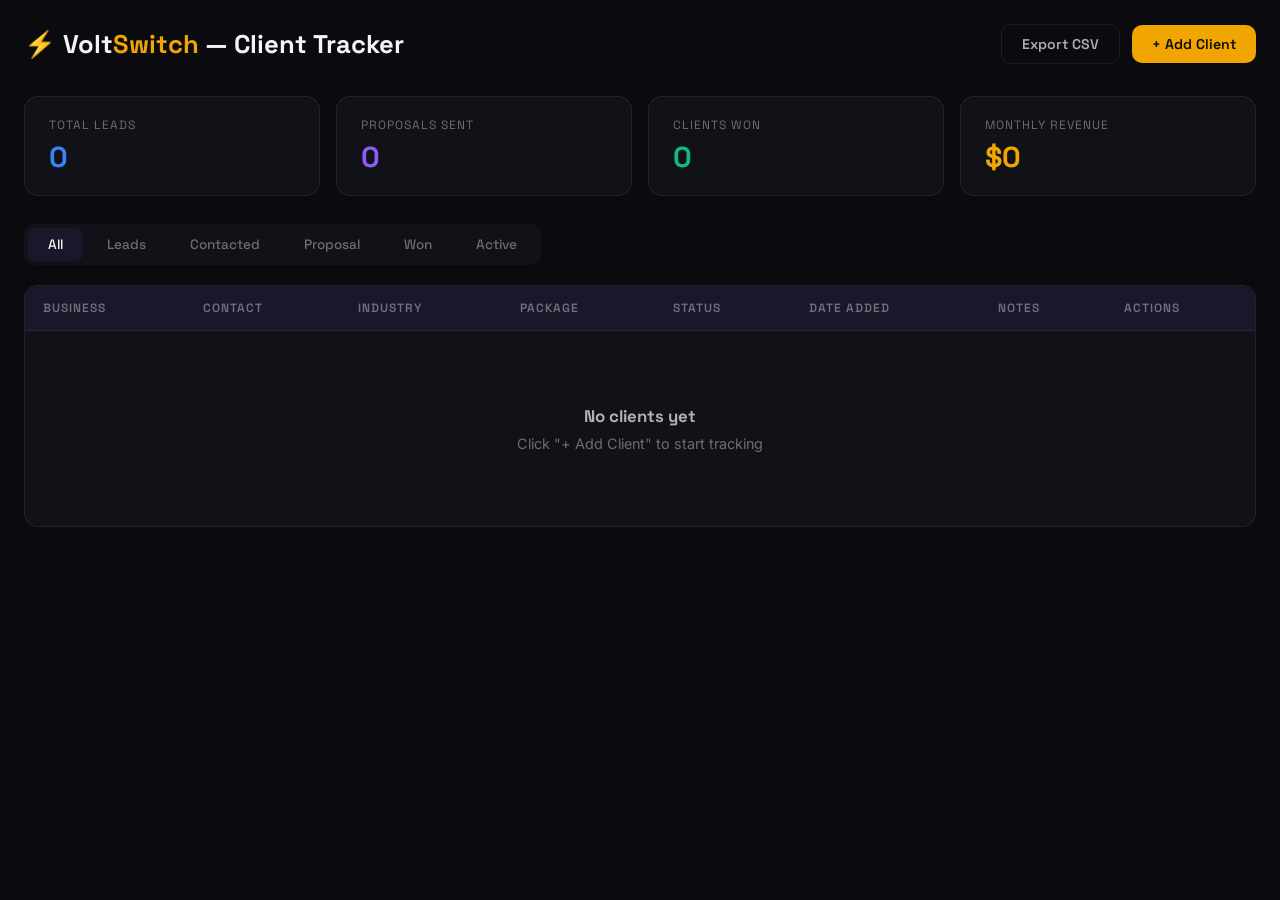
<file: client-tracker.html>
<!DOCTYPE html>
<html lang="en">
<head>
    <meta charset="UTF-8">
    <meta name="viewport" content="width=device-width, initial-scale=1.0">
    <title>VoltSwitch — Client Tracker</title>
    <link rel="preconnect" href="https://fonts.googleapis.com">
    <link href="https://fonts.googleapis.com/css2?family=Space+Grotesk:wght@400;500;600;700&family=Inter:wght@300;400;500;600&display=swap" rel="stylesheet">
    <style>
        *, *::before, *::after { margin: 0; padding: 0; box-sizing: border-box; }
        :root {
            --bg: #0b0b0f;
            --bg-2: #111118;
            --bg-3: #18182a;
            --surface: rgba(255,255,255,0.04);
            --border: rgba(255,255,255,0.07);
            --white: #f5f5f7;
            --white-70: rgba(245,245,247,0.7);
            --white-40: rgba(245,245,247,0.4);
            --white-20: rgba(245,245,247,0.2);
            --amber: #f0a500;
            --green: #10b981;
            --blue: #3b82f6;
            --rose: #f43f5e;
            --violet: #8b5cf6;
            --orange: #f97316;
        }
        html { scroll-behavior: smooth; }
        body {
            font-family: 'Inter', sans-serif;
            background: var(--bg);
            color: var(--white);
            min-height: 100vh;
            padding: 24px;
        }
        .app-header {
            display: flex;
            justify-content: space-between;
            align-items: center;
            margin-bottom: 32px;
            flex-wrap: wrap;
            gap: 16px;
        }
        .app-header h1 {
            font-family: 'Space Grotesk', sans-serif;
            font-size: 1.6rem;
            font-weight: 700;
        }
        .app-header h1 span { color: var(--amber); }
        .header-actions { display: flex; gap: 12px; align-items: center; }
        .stats-bar {
            display: flex;
            gap: 16px;
            margin-bottom: 28px;
            flex-wrap: wrap;
        }
        .stat-card {
            flex: 1;
            min-width: 160px;
            padding: 20px 24px;
            background: var(--bg-2);
            border: 1px solid var(--border);
            border-radius: 14px;
        }
        .stat-label {
            font-size: 0.75rem;
            color: var(--white-40);
            text-transform: uppercase;
            letter-spacing: 1px;
            margin-bottom: 6px;
            font-family: 'Space Grotesk', sans-serif;
        }
        .stat-value {
            font-family: 'Space Grotesk', sans-serif;
            font-size: 1.8rem;
            font-weight: 700;
        }
        .stat-value.green { color: var(--green); }
        .stat-value.amber { color: var(--amber); }
        .stat-value.blue { color: var(--blue); }
        .stat-value.violet { color: var(--violet); }

        .tabs {
            display: flex;
            gap: 4px;
            margin-bottom: 20px;
            background: var(--bg-2);
            padding: 4px;
            border-radius: 10px;
            width: fit-content;
        }
        .tab {
            padding: 8px 20px;
            border-radius: 8px;
            font-size: 0.85rem;
            font-weight: 500;
            color: var(--white-40);
            cursor: pointer;
            transition: all 0.2s;
            border: none;
            background: none;
            font-family: 'Space Grotesk', sans-serif;
        }
        .tab.active { background: var(--bg-3); color: var(--white); }
        .tab:hover:not(.active) { color: var(--white-70); }

        .btn {
            padding: 10px 20px;
            border-radius: 10px;
            font-family: 'Space Grotesk', sans-serif;
            font-weight: 600;
            font-size: 0.88rem;
            border: none;
            cursor: pointer;
            transition: all 0.2s;
        }
        .btn-primary { background: var(--amber); color: var(--bg); }
        .btn-primary:hover { transform: translateY(-1px); box-shadow: 0 4px 16px rgba(240,165,0,0.3); }
        .btn-ghost {
            background: none;
            border: 1px solid var(--border);
            color: var(--white-70);
        }
        .btn-ghost:hover { border-color: var(--white-40); color: var(--white); }
        .btn-sm { padding: 6px 14px; font-size: 0.78rem; border-radius: 8px; }
        .btn-danger { background: rgba(244,63,94,0.1); color: var(--rose); border: 1px solid rgba(244,63,94,0.2); }

        table {
            width: 100%;
            border-collapse: separate;
            border-spacing: 0;
            background: var(--bg-2);
            border: 1px solid var(--border);
            border-radius: 14px;
            overflow: hidden;
        }
        thead th {
            text-align: left;
            padding: 14px 18px;
            font-family: 'Space Grotesk', sans-serif;
            font-size: 0.75rem;
            font-weight: 600;
            text-transform: uppercase;
            letter-spacing: 1px;
            color: var(--white-40);
            border-bottom: 1px solid var(--border);
            background: var(--bg-3);
        }
        tbody td {
            padding: 14px 18px;
            font-size: 0.9rem;
            border-bottom: 1px solid var(--border);
            vertical-align: middle;
        }
        tbody tr:last-child td { border-bottom: none; }
        tbody tr { transition: background 0.2s; }
        tbody tr:hover { background: rgba(255,255,255,0.02); }

        .status-badge {
            display: inline-block;
            padding: 4px 12px;
            border-radius: 100px;
            font-size: 0.75rem;
            font-weight: 600;
            font-family: 'Space Grotesk', sans-serif;
        }
        .status-lead { background: rgba(59,130,246,0.12); color: var(--blue); }
        .status-contacted { background: rgba(249,115,22,0.12); color: var(--orange); }
        .status-proposal { background: rgba(139,92,246,0.12); color: var(--violet); }
        .status-won { background: rgba(16,185,129,0.12); color: var(--green); }
        .status-lost { background: rgba(244,63,94,0.08); color: var(--rose); }
        .status-active { background: rgba(240,165,0,0.12); color: var(--amber); }

        /* Modal */
        .modal-overlay {
            display: none;
            position: fixed;
            inset: 0;
            background: rgba(0,0,0,0.7);
            backdrop-filter: blur(8px);
            z-index: 100;
            align-items: center;
            justify-content: center;
        }
        .modal-overlay.show { display: flex; }
        .modal {
            background: var(--bg-2);
            border: 1px solid var(--border);
            border-radius: 18px;
            padding: 32px;
            width: 100%;
            max-width: 520px;
            max-height: 90vh;
            overflow-y: auto;
        }
        .modal h2 {
            font-family: 'Space Grotesk', sans-serif;
            font-size: 1.3rem;
            margin-bottom: 24px;
        }
        .modal h2 span { color: var(--amber); }
        .form-group {
            margin-bottom: 16px;
        }
        .form-group label {
            display: block;
            font-family: 'Space Grotesk', sans-serif;
            font-size: 0.78rem;
            font-weight: 600;
            color: var(--white-40);
            text-transform: uppercase;
            letter-spacing: 0.5px;
            margin-bottom: 6px;
        }
        .form-group input, .form-group select, .form-group textarea {
            width: 100%;
            padding: 12px 14px;
            background: var(--bg);
            border: 1px solid var(--border);
            border-radius: 8px;
            color: var(--white);
            font-family: 'Inter', sans-serif;
            font-size: 0.9rem;
            outline: none;
            transition: border-color 0.2s;
        }
        .form-group input:focus, .form-group select:focus, .form-group textarea:focus {
            border-color: var(--amber);
        }
        .form-group select { cursor: pointer; }
        .form-group textarea { resize: vertical; min-height: 80px; }
        .form-row { display: grid; grid-template-columns: 1fr 1fr; gap: 12px; }
        .form-actions { display: flex; gap: 12px; margin-top: 24px; }
        .form-actions .btn { flex: 1; text-align: center; }

        .empty-state {
            text-align: center;
            padding: 60px 20px;
            color: var(--white-40);
        }
        .empty-state h3 { font-family: 'Space Grotesk', sans-serif; margin-bottom: 8px; color: var(--white-70); }

        .td-actions { display: flex; gap: 6px; }

        @media (max-width: 768px) {
            body { padding: 12px; }
            .form-row { grid-template-columns: 1fr; }
            table { display: block; overflow-x: auto; }
        }
    </style>
</head>
<body>
    <div class="app-header">
        <h1>⚡ Volt<span>Switch</span> — Client Tracker</h1>
        <div class="header-actions">
            <button class="btn btn-ghost" onclick="exportData()">Export CSV</button>
            <button class="btn btn-primary" onclick="openModal()">+ Add Client</button>
        </div>
    </div>

    <div class="stats-bar">
        <div class="stat-card">
            <div class="stat-label">Total Leads</div>
            <div class="stat-value blue" id="statLeads">0</div>
        </div>
        <div class="stat-card">
            <div class="stat-label">Proposals Sent</div>
            <div class="stat-value violet" id="statProposals">0</div>
        </div>
        <div class="stat-card">
            <div class="stat-label">Clients Won</div>
            <div class="stat-value green" id="statWon">0</div>
        </div>
        <div class="stat-card">
            <div class="stat-label">Monthly Revenue</div>
            <div class="stat-value amber" id="statRevenue">$0</div>
        </div>
    </div>

    <div class="tabs">
        <button class="tab active" data-filter="all">All</button>
        <button class="tab" data-filter="lead">Leads</button>
        <button class="tab" data-filter="contacted">Contacted</button>
        <button class="tab" data-filter="proposal">Proposal</button>
        <button class="tab" data-filter="won">Won</button>
        <button class="tab" data-filter="active">Active</button>
    </div>

    <table>
        <thead>
            <tr>
                <th>Business</th>
                <th>Contact</th>
                <th>Industry</th>
                <th>Package</th>
                <th>Status</th>
                <th>Date Added</th>
                <th>Notes</th>
                <th>Actions</th>
            </tr>
        </thead>
        <tbody id="clientTable">
        </tbody>
    </table>

    <div class="modal-overlay" id="modalOverlay">
        <div class="modal">
            <h2 id="modalTitle">Add <span>New Client</span></h2>
            <form id="clientForm">
                <input type="hidden" id="editId" value="">
                <div class="form-group">
                    <label>Business Name</label>
                    <input type="text" id="f_business" placeholder="e.g. Mario's Pizzeria" required>
                </div>
                <div class="form-row">
                    <div class="form-group">
                        <label>Contact Name</label>
                        <input type="text" id="f_contact" placeholder="e.g. Mario Rossi">
                    </div>
                    <div class="form-group">
                        <label>Phone</label>
                        <input type="tel" id="f_phone" placeholder="(555) 000-0000">
                    </div>
                </div>
                <div class="form-row">
                    <div class="form-group">
                        <label>Email</label>
                        <input type="email" id="f_email" placeholder="email@example.com">
                    </div>
                    <div class="form-group">
                        <label>Industry</label>
                        <select id="f_industry">
                            <option value="">Select...</option>
                            <option>Restaurant</option>
                            <option>Contractor</option>
                            <option>Salon / Beauty</option>
                            <option>Fitness</option>
                            <option>Healthcare</option>
                            <option>Real Estate</option>
                            <option>Auto Services</option>
                            <option>Legal</option>
                            <option>Retail</option>
                            <option>Cleaning</option>
                            <option>Photography</option>
                            <option>Other</option>
                        </select>
                    </div>
                </div>
                <div class="form-row">
                    <div class="form-group">
                        <label>Package</label>
                        <select id="f_package">
                            <option value="">Not decided</option>
                            <option>Starter — $799</option>
                            <option>Business — $1,999</option>
                            <option>Premium — $4,499</option>
                        </select>
                    </div>
                    <div class="form-group">
                        <label>Status</label>
                        <select id="f_status">
                            <option value="lead">Lead</option>
                            <option value="contacted">Contacted</option>
                            <option value="proposal">Proposal Sent</option>
                            <option value="won">Won</option>
                            <option value="lost">Lost</option>
                            <option value="active">Active Client</option>
                        </select>
                    </div>
                </div>
                <div class="form-group">
                    <label>Notes</label>
                    <textarea id="f_notes" placeholder="How did you find them? Any details..."></textarea>
                </div>
                <div class="form-actions">
                    <button type="button" class="btn btn-ghost" onclick="closeModal()">Cancel</button>
                    <button type="submit" class="btn btn-primary">Save Client</button>
                </div>
            </form>
        </div>
    </div>

    <script>
        let clients = JSON.parse(localStorage.getItem('vs_clients') || '[]');
        let currentFilter = 'all';

        function save() {
            localStorage.setItem('vs_clients', JSON.stringify(clients));
        }

        function render() {
            const tbody = document.getElementById('clientTable');
            const filtered = currentFilter === 'all' ? clients : clients.filter(c => c.status === currentFilter);

            if (filtered.length === 0) {
                tbody.innerHTML = `<tr><td colspan="8"><div class="empty-state"><h3>No clients yet</h3><p>Click "+ Add Client" to start tracking</p></div></td></tr>`;
            } else {
                tbody.innerHTML = filtered.map((c, i) => {
                    const realIndex = clients.indexOf(c);
                    return `<tr>
                        <td><strong>${esc(c.business)}</strong></td>
                        <td>${esc(c.contact || '—')}<br><small style="color:var(--white-40)">${esc(c.phone || '')}</small></td>
                        <td>${esc(c.industry || '—')}</td>
                        <td>${esc(c.package || '—')}</td>
                        <td><span class="status-badge status-${c.status}">${statusLabel(c.status)}</span></td>
                        <td style="color:var(--white-40);font-size:0.82rem">${c.date}</td>
                        <td style="max-width:200px;font-size:0.82rem;color:var(--white-40)">${esc(c.notes || '—')}</td>
                        <td class="td-actions">
                            <button class="btn btn-sm btn-ghost" onclick="editClient(${realIndex})">Edit</button>
                            <button class="btn btn-sm btn-danger" onclick="deleteClient(${realIndex})">×</button>
                        </td>
                    </tr>`;
                }).join('');
            }
            updateStats();
        }

        function statusLabel(s) {
            const map = { lead: 'Lead', contacted: 'Contacted', proposal: 'Proposal', won: 'Won', lost: 'Lost', active: 'Active' };
            return map[s] || s;
        }

        function esc(s) {
            const d = document.createElement('div');
            d.textContent = s;
            return d.innerHTML;
        }

        function updateStats() {
            document.getElementById('statLeads').textContent = clients.length;
            document.getElementById('statProposals').textContent = clients.filter(c => c.status === 'proposal').length;
            document.getElementById('statWon').textContent = clients.filter(c => c.status === 'won' || c.status === 'active').length;
            const activeCount = clients.filter(c => c.status === 'active').length;
            document.getElementById('statRevenue').textContent = '$' + (activeCount * 100).toLocaleString();
        }

        function openModal(editIndex) {
            document.getElementById('modalOverlay').classList.add('show');
            if (editIndex !== undefined) {
                document.getElementById('modalTitle').innerHTML = 'Edit <span>Client</span>';
                const c = clients[editIndex];
                document.getElementById('editId').value = editIndex;
                document.getElementById('f_business').value = c.business;
                document.getElementById('f_contact').value = c.contact || '';
                document.getElementById('f_phone').value = c.phone || '';
                document.getElementById('f_email').value = c.email || '';
                document.getElementById('f_industry').value = c.industry || '';
                document.getElementById('f_package').value = c.package || '';
                document.getElementById('f_status').value = c.status;
                document.getElementById('f_notes').value = c.notes || '';
            } else {
                document.getElementById('modalTitle').innerHTML = 'Add <span>New Client</span>';
                document.getElementById('editId').value = '';
                document.getElementById('clientForm').reset();
            }
        }

        function closeModal() {
            document.getElementById('modalOverlay').classList.remove('show');
        }

        function editClient(i) { openModal(i); }

        function deleteClient(i) {
            if (confirm('Remove ' + clients[i].business + '?')) {
                clients.splice(i, 1);
                save();
                render();
            }
        }

        document.getElementById('clientForm').addEventListener('submit', (e) => {
            e.preventDefault();
            const data = {
                business: document.getElementById('f_business').value,
                contact: document.getElementById('f_contact').value,
                phone: document.getElementById('f_phone').value,
                email: document.getElementById('f_email').value,
                industry: document.getElementById('f_industry').value,
                package: document.getElementById('f_package').value,
                status: document.getElementById('f_status').value,
                notes: document.getElementById('f_notes').value,
                date: new Date().toLocaleDateString()
            };
            const editId = document.getElementById('editId').value;
            if (editId !== '') {
                data.date = clients[parseInt(editId)].date;
                clients[parseInt(editId)] = data;
            } else {
                clients.push(data);
            }
            save();
            render();
            closeModal();
        });

        document.querySelectorAll('.tab').forEach(tab => {
            tab.addEventListener('click', () => {
                document.querySelectorAll('.tab').forEach(t => t.classList.remove('active'));
                tab.classList.add('active');
                currentFilter = tab.dataset.filter;
                render();
            });
        });

        document.getElementById('modalOverlay').addEventListener('click', (e) => {
            if (e.target === e.currentTarget) closeModal();
        });

        function exportData() {
            if (clients.length === 0) return alert('No data to export');
            const headers = ['Business','Contact','Phone','Email','Industry','Package','Status','Date','Notes'];
            const rows = clients.map(c => [c.business,c.contact,c.phone,c.email,c.industry,c.package,c.status,c.date,c.notes].map(v => '"'+(v||'').replace(/"/g,'""')+'"'));
            const csv = [headers.join(','), ...rows.map(r => r.join(','))].join('\n');
            const blob = new Blob([csv], { type: 'text/csv' });
            const a = document.createElement('a');
            a.href = URL.createObjectURL(blob);
            a.download = 'voltswitch-clients.csv';
            a.click();
        }

        render();
    </script>
</body>
</html>
</file>
<file: styles.css>
/* ================================================================
   PIXELFORGE — UNIQUE AGENCY STYLES
   No generic templates. Bold. Editorial. Distinctive.
   ================================================================ */

*, *::before, *::after {
    margin: 0;
    padding: 0;
    box-sizing: border-box;
}

:root {
    --bg: #0b0b0f;
    --bg-2: #111118;
    --bg-3: #18182a;
    --surface: rgba(255,255,255,0.04);
    --surface-hover: rgba(255,255,255,0.08);
    --border: rgba(255,255,255,0.07);
    --border-hover: rgba(255,255,255,0.14);

    --white: #f5f5f7;
    --white-70: rgba(245,245,247,0.7);
    --white-40: rgba(245,245,247,0.4);
    --white-20: rgba(245,245,247,0.2);

    --amber: #f0a500;
    --amber-light: #ffd166;
    --amber-glow: rgba(240,165,0,0.25);
    --violet: #8b5cf6;
    --rose: #f43f5e;
    --emerald: #10b981;

    --font-display: 'Syne', sans-serif;
    --font-heading: 'Space Grotesk', sans-serif;
    --font-body: 'Inter', sans-serif;

    --radius: 14px;
    --radius-sm: 8px;
    --radius-lg: 22px;
    --radius-xl: 32px;
}

html { scroll-behavior: smooth; }

body {
    font-family: var(--font-body);
    background: var(--bg);
    color: var(--white);
    line-height: 1.6;
    overflow-x: hidden;
    -webkit-font-smoothing: antialiased;
    cursor: default;
}

a { text-decoration: none; color: inherit; }
ul { list-style: none; }
.container { max-width: 1200px; margin: 0 auto; padding: 0 28px; }
.text-amber { color: var(--amber); }

/* -- Cursor Glow -- */
.cursor-glow {
    position: fixed;
    width: 500px;
    height: 500px;
    border-radius: 50%;
    background: radial-gradient(circle, rgba(240,165,0,0.06) 0%, transparent 70%);
    pointer-events: none;
    z-index: 9999;
    transform: translate(-50%, -50%);
    transition: opacity 0.3s;
    opacity: 0;
}
body:hover .cursor-glow { opacity: 1; }

/* -- Label Tag -- */
.label-tag {
    display: inline-block;
    padding: 5px 14px;
    border: 1px solid var(--amber);
    color: var(--amber);
    border-radius: 100px;
    font-size: 0.75rem;
    font-weight: 600;
    text-transform: uppercase;
    letter-spacing: 1.5px;
    margin-bottom: 20px;
    font-family: var(--font-heading);
}

/* ================================================================
   NAVBAR
   ================================================================ */
.navbar {
    position: fixed;
    top: 0; left: 0; right: 0;
    z-index: 100;
    padding: 18px 0;
    transition: all 0.35s ease;
}

.navbar.scrolled {
    background: rgba(11,11,15,0.82);
    backdrop-filter: blur(24px);
    -webkit-backdrop-filter: blur(24px);
    border-bottom: 1px solid var(--border);
    padding: 12px 0;
}

.nav-container {
    max-width: 1200px;
    margin: 0 auto;
    padding: 0 28px;
    display: flex;
    align-items: center;
    justify-content: space-between;
}

.nav-logo {
    display: flex;
    align-items: center;
    gap: 10px;
    font-family: var(--font-display);
    font-weight: 700;
    font-size: 1.2rem;
    letter-spacing: -0.5px;
}

.logo-mark {
    width: 36px;
    height: 36px;
    background: var(--amber);
    color: var(--bg);
    display: flex;
    align-items: center;
    justify-content: center;
    border-radius: 10px;
    font-size: 0.85rem;
    font-weight: 800;
    font-family: var(--font-display);
}

.nav-links {
    display: flex;
    gap: 36px;
}

.nav-links a {
    font-size: 0.88rem;
    font-weight: 500;
    color: var(--white-70);
    transition: color 0.2s;
    font-family: var(--font-heading);
}

.nav-links a:hover { color: var(--white); }

.nav-cta-btn {
    display: flex;
    align-items: center;
    gap: 8px;
    padding: 10px 22px;
    border: 1px solid var(--border-hover);
    border-radius: 100px;
    font-size: 0.88rem;
    font-weight: 500;
    color: var(--white);
    transition: all 0.3s;
    font-family: var(--font-heading);
}

.nav-cta-btn:hover {
    border-color: var(--amber);
    color: var(--amber);
}

.arrow-circle {
    display: flex;
    align-items: center;
    justify-content: center;
    width: 24px;
    height: 24px;
    border-radius: 50%;
    background: var(--amber);
    color: var(--bg);
    font-size: 0.75rem;
    font-weight: 700;
    transition: transform 0.3s;
}

.nav-cta-btn:hover .arrow-circle { transform: translateX(3px); }

.nav-toggle {
    display: none;
    flex-direction: column;
    gap: 6px;
    background: none;
    border: none;
    cursor: pointer;
    padding: 4px;
    z-index: 101;
}

.nav-toggle span {
    width: 26px;
    height: 2px;
    background: var(--white);
    border-radius: 2px;
    transition: all 0.3s;
}

/* ================================================================
   HERO
   ================================================================ */
.hero {
    min-height: 100vh;
    display: grid;
    grid-template-columns: 1fr 1fr;
    align-items: center;
    gap: 60px;
    padding: 120px 28px 80px;
    max-width: 1200px;
    margin: 0 auto;
}

.hero-eyebrow {
    display: inline-flex;
    align-items: center;
    gap: 10px;
    font-size: 0.82rem;
    color: var(--emerald);
    font-weight: 500;
    margin-bottom: 28px;
    font-family: var(--font-heading);
}

.status-pulse {
    width: 8px;
    height: 8px;
    background: var(--emerald);
    border-radius: 50%;
    animation: pulse-green 2s infinite;
}

@keyframes pulse-green {
    0%, 100% { box-shadow: 0 0 0 0 rgba(16,185,129,0.5); }
    50% { box-shadow: 0 0 0 8px rgba(16,185,129,0); }
}

.hero h1 {
    font-family: var(--font-display);
    font-size: clamp(2.8rem, 5vw, 4.2rem);
    font-weight: 800;
    line-height: 1.1;
    letter-spacing: -0.03em;
    margin-bottom: 24px;
}

.hero-outline {
    -webkit-text-stroke: 1.5px var(--white);
    color: transparent;
}

.hero-highlight {
    position: relative;
    color: var(--amber);
}

.hero-highlight::after {
    content: '';
    position: absolute;
    bottom: 2px;
    left: 0;
    width: 100%;
    height: 6px;
    background: var(--amber);
    opacity: 0.3;
    border-radius: 4px;
}

.hero-desc {
    font-size: 1.05rem;
    color: var(--white-70);
    line-height: 1.75;
    max-width: 460px;
    margin-bottom: 36px;
}

.hero-ctas {
    display: flex;
    align-items: center;
    gap: 24px;
    margin-bottom: 48px;
}

/* Main CTA Button */
.btn-main {
    position: relative;
    display: inline-flex;
    align-items: center;
    padding: 15px 32px;
    background: var(--amber);
    color: var(--bg);
    font-family: var(--font-heading);
    font-weight: 700;
    font-size: 0.95rem;
    border-radius: 12px;
    border: none;
    cursor: pointer;
    overflow: hidden;
    transition: all 0.3s;
    z-index: 1;
}

.btn-main:hover {
    transform: translateY(-2px);
    box-shadow: 0 8px 30px var(--amber-glow);
}

.btn-main span { position: relative; z-index: 2; }

.btn-shine {
    position: absolute;
    top: 0; left: -100%;
    width: 100%; height: 100%;
    background: linear-gradient(90deg, transparent, rgba(255,255,255,0.25), transparent);
    z-index: 1;
    animation: shine 3s infinite;
}

@keyframes shine {
    0% { left: -100%; }
    50%,100% { left: 100%; }
}

.btn-main-lg {
    padding: 18px 40px;
    font-size: 1.05rem;
    border-radius: 14px;
}

.btn-text {
    display: inline-flex;
    align-items: center;
    gap: 6px;
    font-family: var(--font-heading);
    font-weight: 600;
    font-size: 0.95rem;
    color: var(--white-70);
    transition: color 0.2s, gap 0.3s;
}

.btn-text:hover {
    color: var(--amber);
    gap: 10px;
}

/* Social Proof */
.hero-proof {
    display: flex;
    align-items: center;
    gap: 14px;
}

.proof-avatars {
    display: flex;
}

.proof-avatar {
    width: 36px;
    height: 36px;
    border-radius: 50%;
    display: flex;
    align-items: center;
    justify-content: center;
    font-size: 0.7rem;
    font-weight: 700;
    color: white;
    border: 2px solid var(--bg);
    margin-left: -8px;
}

.proof-avatar:first-child { margin-left: 0; }

.proof-text {
    font-size: 0.85rem;
    color: var(--white-40);
}

.proof-text strong {
    color: var(--white-70);
}

/* Hero Right - Mockup */
.hero-right {
    display: flex;
    justify-content: center;
    perspective: 1000px;
}

.hero-mockup {
    position: relative;
    width: 420px;
    animation: float-hero 6s ease-in-out infinite;
}

@keyframes float-hero {
    0%, 100% { transform: rotateY(-4deg) rotateX(2deg) translateY(0); }
    50% { transform: rotateY(-4deg) rotateX(2deg) translateY(-14px); }
}

.mockup-browser {
    background: #1e1e2e;
    border-radius: 14px 14px 0 0;
    padding: 12px 16px;
    display: flex;
    align-items: center;
    gap: 12px;
    border: 1px solid var(--border);
    border-bottom: none;
}

.browser-dots {
    display: flex;
    gap: 6px;
}

.browser-dots span {
    width: 10px;
    height: 10px;
    border-radius: 50%;
}

.browser-url {
    flex: 1;
    text-align: center;
    font-size: 0.75rem;
    color: var(--white-40);
    font-family: var(--font-heading);
    background: rgba(255,255,255,0.04);
    padding: 5px 16px;
    border-radius: 6px;
}

.mockup-screen {
    background: #14141f;
    border: 1px solid var(--border);
    border-top: none;
    border-radius: 0 0 14px 14px;
    padding: 24px;
    min-height: 280px;
}

.screen-nav {
    display: flex;
    align-items: center;
    justify-content: space-between;
    margin-bottom: 24px;
}

.screen-logo {
    width: 40px;
    height: 12px;
    background: var(--amber);
    border-radius: 4px;
    opacity: 0.6;
}

.screen-nav-links {
    display: flex;
    gap: 10px;
}

.screen-nav-item {
    width: 30px;
    height: 6px;
    background: var(--white-20);
    border-radius: 3px;
}

.screen-hero-block {
    margin-bottom: 24px;
}

.screen-headline {
    height: 14px;
    width: 85%;
    background: var(--white-20);
    border-radius: 4px;
    margin-bottom: 10px;
}

.screen-headline.short {
    width: 55%;
}

.screen-cta-btn {
    width: 80px;
    height: 24px;
    background: var(--amber);
    border-radius: 6px;
    margin-top: 16px;
    opacity: 0.7;
}

.screen-cards {
    display: grid;
    grid-template-columns: repeat(3, 1fr);
    gap: 12px;
}

.screen-card {
    background: rgba(255,255,255,0.03);
    border-radius: 8px;
    padding: 14px 10px;
    border: 1px solid var(--border);
}

.screen-card-icon {
    width: 20px;
    height: 20px;
    background: var(--violet);
    border-radius: 6px;
    margin-bottom: 10px;
    opacity: 0.5;
}

.screen-card-line {
    height: 5px;
    background: var(--white-20);
    border-radius: 3px;
    margin-bottom: 6px;
}

.screen-card-line.short { width: 60%; }

/* Floating badges */
.mockup-float {
    position: absolute;
    display: flex;
    align-items: center;
    gap: 10px;
    padding: 12px 18px;
    background: rgba(17,17,24,0.92);
    backdrop-filter: blur(16px);
    border: 1px solid var(--border-hover);
    border-radius: 14px;
    box-shadow: 0 12px 40px rgba(0,0,0,0.5);
    animation: float-badge 4s ease-in-out infinite;
    z-index: 5;
}

.mockup-float strong {
    font-family: var(--font-heading);
    font-size: 1.05rem;
    display: block;
}

.mockup-float small {
    font-size: 0.7rem;
    color: var(--white-40);
}

.float-icon { font-size: 1.4rem; }

.mockup-float-1 {
    top: 30px; right: -60px;
    animation-delay: 0s;
}

.mockup-float-1 strong { color: var(--emerald); }

.mockup-float-2 {
    bottom: 80px; left: -70px;
    animation-delay: 1.5s;
}

.mockup-float-2 strong { color: var(--amber); }

.mockup-float-3 {
    bottom: -10px; right: -30px;
    animation-delay: 3s;
}

.mockup-float-3 strong { color: var(--amber-light); }

@keyframes float-badge {
    0%, 100% { transform: translateY(0); }
    50% { transform: translateY(-8px); }
}

/* ================================================================
   MARQUEE
   ================================================================ */
.marquee-section {
    padding: 28px 0;
    border-top: 1px solid var(--border);
    border-bottom: 1px solid var(--border);
    overflow: hidden;
    background: var(--bg-2);
}

.marquee-track {
    display: flex;
    width: max-content;
    animation: marquee 30s linear infinite;
}

.marquee-content {
    display: flex;
    align-items: center;
    gap: 32px;
    padding-right: 32px;
    white-space: nowrap;
}

.marquee-content span {
    font-family: var(--font-display);
    font-size: 1.1rem;
    font-weight: 600;
    color: var(--white-40);
    transition: color 0.3s;
}

.marquee-dot {
    color: var(--amber) !important;
    font-size: 0.7rem !important;
}

@keyframes marquee {
    0% { transform: translateX(0); }
    100% { transform: translateX(-50%); }
}

/* ================================================================
   WHY / PROBLEM SECTION
   ================================================================ */
.why-section {
    padding: 120px 0;
}

.why-header {
    margin-bottom: 64px;
}

.why-header h2 {
    font-family: var(--font-display);
    font-size: clamp(2rem, 4vw, 3.2rem);
    font-weight: 800;
    line-height: 1.15;
    letter-spacing: -0.02em;
}

.why-grid {
    display: grid;
    grid-template-columns: repeat(3, 1fr);
    gap: 2px;
    background: var(--border);
    border-radius: var(--radius-lg);
    overflow: hidden;
}

.why-card {
    background: var(--bg-2);
    padding: 40px 32px;
    position: relative;
    transition: background 0.3s;
}

.why-card:hover {
    background: var(--bg-3);
}

.why-number {
    font-family: var(--font-display);
    font-size: 3rem;
    font-weight: 800;
    color: var(--amber);
    opacity: 0.3;
    line-height: 1;
    margin-bottom: 20px;
}

.why-card h3 {
    font-family: var(--font-heading);
    font-size: 1.25rem;
    font-weight: 700;
    margin-bottom: 12px;
}

.why-card p {
    color: var(--white-70);
    font-size: 0.92rem;
    line-height: 1.7;
}

.why-line {
    position: absolute;
    top: 0;
    left: 0;
    width: 100%;
    height: 3px;
    background: linear-gradient(90deg, var(--amber), transparent);
    opacity: 0;
    transition: opacity 0.3s;
}

.why-card:hover .why-line { opacity: 1; }

/* ================================================================
   SERVICES (Accordion Rows)
   ================================================================ */
.services-section {
    padding: 120px 0;
    background: var(--bg-2);
}

.services-header {
    margin-bottom: 56px;
}

.services-header h2 {
    font-family: var(--font-display);
    font-size: clamp(2rem, 4vw, 3.2rem);
    font-weight: 800;
    line-height: 1.15;
    letter-spacing: -0.02em;
}

.services-list {
    display: flex;
    flex-direction: column;
}

.service-row {
    display: grid;
    grid-template-columns: 60px 280px 1fr 40px;
    align-items: center;
    gap: 24px;
    padding: 32px 0;
    border-top: 1px solid var(--border);
    cursor: pointer;
    transition: all 0.3s;
}

.service-row:last-child { border-bottom: 1px solid var(--border); }

.service-row:hover {
    padding-left: 12px;
}

.service-num {
    font-family: var(--font-display);
    font-size: 0.85rem;
    font-weight: 700;
    color: var(--white-40);
}

.service-name {
    font-family: var(--font-heading);
    font-size: 1.2rem;
    font-weight: 700;
    transition: color 0.3s;
}

.service-row:hover .service-name { color: var(--amber); }

.service-desc {
    font-size: 0.9rem;
    color: var(--white-40);
    transition: color 0.3s;
}

.service-row:hover .service-desc { color: var(--white-70); }

.service-expand {
    font-size: 1.5rem;
    color: var(--white-40);
    font-family: var(--font-heading);
    transition: all 0.3s;
    text-align: right;
}

.service-row:hover .service-expand {
    color: var(--amber);
    transform: rotate(45deg);
}

/* ================================================================
   WORK / PORTFOLIO
   ================================================================ */
.work-section {
    padding: 120px 0;
}

.work-header {
    margin-bottom: 56px;
}

.work-header h2 {
    font-family: var(--font-display);
    font-size: clamp(2rem, 4vw, 3.2rem);
    font-weight: 800;
    line-height: 1.15;
    letter-spacing: -0.02em;
    margin-bottom: 12px;
}

.work-header p {
    color: var(--white-70);
    font-size: 1rem;
    max-width: 500px;
}

.work-grid {
    display: grid;
    grid-template-columns: 1fr 1fr;
    grid-template-rows: auto auto;
    gap: 20px;
}

.work-card {
    border: 1px solid var(--border);
    border-radius: var(--radius-lg);
    overflow: hidden;
    background: var(--bg-2);
    transition: all 0.4s ease;
}

.work-card:hover {
    transform: translateY(-6px);
    border-color: var(--border-hover);
    box-shadow: 0 24px 60px rgba(0,0,0,0.4);
}

.work-card-wide {
    grid-column: 1 / -1;
    display: grid;
    grid-template-columns: 1.3fr 1fr;
}

.work-visual {
    min-height: 260px;
    display: flex;
    align-items: center;
    justify-content: center;
    padding: 32px;
    position: relative;
    overflow: hidden;
}

.work-card-wide .work-visual { min-height: 320px; }

.work-tag-float {
    position: absolute;
    top: 16px;
    left: 16px;
    padding: 5px 14px;
    background: rgba(0,0,0,0.5);
    backdrop-filter: blur(10px);
    border-radius: 100px;
    font-size: 0.75rem;
    font-weight: 600;
    color: var(--white);
    font-family: var(--font-heading);
    letter-spacing: 0.5px;
}

.work-mini-mockup {
    width: 260px;
    background: rgba(0,0,0,0.35);
    border-radius: 12px;
    padding: 16px;
    box-shadow: 0 20px 50px rgba(0,0,0,0.3);
    transform: perspective(600px) rotateY(-3deg);
    transition: transform 0.4s;
}

.work-card:hover .work-mini-mockup {
    transform: perspective(600px) rotateY(0deg) scale(1.03);
}

.mini-nav-bar {
    height: 8px;
    background: rgba(255,255,255,0.08);
    border-radius: 4px;
    margin-bottom: 16px;
}

.mini-hero {
    height: 60px;
    border-radius: 8px;
    margin-bottom: 14px;
}

.mini-line {
    height: 6px;
    background: rgba(255,255,255,0.1);
    border-radius: 3px;
    margin-bottom: 8px;
}

.mini-line.w70 { width: 70%; }
.mini-line.w50 { width: 50%; }

.mini-grid {
    display: grid;
    grid-template-columns: repeat(auto-fit, minmax(50px, 1fr));
    gap: 8px;
    margin-top: 12px;
}

.mini-box {
    height: 36px;
    background: rgba(255,255,255,0.06);
    border-radius: 6px;
}

.work-info {
    padding: 28px;
    display: flex;
    flex-direction: column;
    justify-content: center;
}

.work-info h3 {
    font-family: var(--font-heading);
    font-size: 1.3rem;
    font-weight: 700;
    margin-bottom: 6px;
}

.work-info p {
    color: var(--white-40);
    font-size: 0.9rem;
    margin-bottom: 14px;
}

.result-badge {
    display: inline-block;
    padding: 5px 14px;
    border: 1px solid rgba(16,185,129,0.3);
    background: rgba(16,185,129,0.08);
    border-radius: 100px;
    color: var(--emerald);
    font-size: 0.8rem;
    font-weight: 600;
    font-family: var(--font-heading);
}

/* ================================================================
   PRICING
   ================================================================ */
.pricing-section {
    padding: 120px 0;
    background: var(--bg-2);
}

.pricing-header {
    margin-bottom: 56px;
}

.pricing-header h2 {
    font-family: var(--font-display);
    font-size: clamp(2rem, 4vw, 3.2rem);
    font-weight: 800;
    line-height: 1.15;
    letter-spacing: -0.02em;
    margin-bottom: 8px;
}

.pricing-header p {
    color: var(--white-40);
    font-size: 1rem;
}

.pricing-cards {
    display: grid;
    grid-template-columns: repeat(3, 1fr);
    gap: 2px;
    background: var(--border);
    border-radius: var(--radius-xl);
    overflow: hidden;
    margin-bottom: 32px;
}

.price-card {
    background: var(--bg);
    padding: 40px 32px;
    position: relative;
    transition: background 0.3s;
}

.price-card:hover { background: var(--bg-3); }

.price-card-featured {
    background: var(--bg-3) !important;
}

.price-popular {
    position: absolute;
    top: 20px;
    right: 20px;
    padding: 4px 14px;
    background: var(--amber);
    color: var(--bg);
    border-radius: 100px;
    font-size: 0.7rem;
    font-weight: 700;
    text-transform: uppercase;
    letter-spacing: 0.5px;
    font-family: var(--font-heading);
}

.price-tier {
    font-family: var(--font-display);
    font-size: 1.35rem;
    font-weight: 700;
    margin-bottom: 6px;
}

.price-tagline {
    font-size: 0.85rem;
    color: var(--white-40);
    margin-bottom: 24px;
}

.price-amount {
    font-family: var(--font-display);
    font-size: 3.2rem;
    font-weight: 800;
    letter-spacing: -0.03em;
    line-height: 1;
    margin-bottom: 4px;
}

.price-dollar {
    font-size: 1.5rem;
    color: var(--white-40);
    vertical-align: super;
}

.price-once {
    font-size: 0.8rem;
    color: var(--white-40);
    margin-bottom: 28px;
}

.price-list {
    display: flex;
    flex-direction: column;
    gap: 12px;
    margin-bottom: 32px;
}

.price-list li {
    font-size: 0.9rem;
    color: var(--white-70);
    padding-left: 20px;
    position: relative;
}

.price-list li::before {
    content: '✓';
    position: absolute;
    left: 0;
    color: var(--amber);
    font-weight: 700;
    font-size: 0.8rem;
}

.price-btn {
    display: block;
    text-align: center;
    padding: 14px;
    border: 1px solid var(--border-hover);
    border-radius: 12px;
    font-family: var(--font-heading);
    font-weight: 600;
    font-size: 0.92rem;
    color: var(--white);
    transition: all 0.3s;
}

.price-btn:hover {
    border-color: var(--amber);
    color: var(--amber);
    background: rgba(240,165,0,0.05);
}

.price-btn-main {
    background: var(--amber);
    border-color: var(--amber);
    color: var(--bg);
}

.price-btn-main:hover {
    background: var(--amber-light);
    color: var(--bg);
    transform: translateY(-2px);
    box-shadow: 0 8px 24px var(--amber-glow);
}

.maintenance-strip {
    display: flex;
    align-items: center;
    justify-content: space-between;
    padding: 28px 36px;
    background: var(--bg);
    border: 1px solid var(--border);
    border-radius: var(--radius-lg);
}

.maint-left h4 {
    font-family: var(--font-heading);
    font-size: 1.1rem;
    margin-bottom: 4px;
}

.maint-left p {
    font-size: 0.88rem;
    color: var(--white-40);
}

.maint-price {
    font-family: var(--font-display);
    font-size: 2.2rem;
    font-weight: 800;
}

.maint-price small {
    font-size: 0.9rem;
    color: var(--white-40);
    font-weight: 400;
}

/* ================================================================
   PROCESS
   ================================================================ */
.process-section {
    padding: 120px 0;
}

.process-header {
    margin-bottom: 56px;
}

.process-header h2 {
    font-family: var(--font-display);
    font-size: clamp(2rem, 4vw, 3.2rem);
    font-weight: 800;
    line-height: 1.15;
}

.process-steps {
    display: grid;
    grid-template-columns: repeat(3, 1fr);
    gap: 2px;
    background: var(--border);
    border-radius: var(--radius-lg);
    overflow: hidden;
}

.step-card {
    background: var(--bg-2);
    padding: 48px 32px;
    transition: background 0.3s;
}

.step-card:hover { background: var(--bg-3); }

.step-big-num {
    font-family: var(--font-display);
    font-size: 5rem;
    font-weight: 800;
    color: var(--amber);
    opacity: 0.2;
    line-height: 1;
    margin-bottom: 24px;
}

.step-card:hover .step-big-num { opacity: 0.5; }

.step-info h3 {
    font-family: var(--font-heading);
    font-size: 1.3rem;
    font-weight: 700;
    margin-bottom: 10px;
}

.step-info p {
    color: var(--white-70);
    font-size: 0.92rem;
    line-height: 1.7;
}

/* ================================================================
   TESTIMONIALS
   ================================================================ */
.testimonials-section {
    padding: 120px 0;
    background: var(--bg-2);
}

.test-header {
    margin-bottom: 56px;
}

.test-header h2 {
    font-family: var(--font-display);
    font-size: clamp(2rem, 4vw, 3.2rem);
    font-weight: 800;
    line-height: 1.15;
}

.test-grid {
    display: grid;
    grid-template-columns: repeat(3, 1fr);
    gap: 20px;
}

.test-card {
    padding: 36px;
    background: var(--bg);
    border: 1px solid var(--border);
    border-radius: var(--radius-lg);
    transition: all 0.3s;
    position: relative;
}

.test-card:hover {
    border-color: var(--border-hover);
    transform: translateY(-4px);
}

.test-quote {
    font-family: var(--font-display);
    font-size: 4rem;
    font-weight: 800;
    color: var(--amber);
    opacity: 0.3;
    line-height: 0.8;
    margin-bottom: 12px;
}

.test-card p {
    color: var(--white-70);
    font-size: 0.92rem;
    line-height: 1.7;
    margin-bottom: 28px;
}

.test-author {
    display: flex;
    align-items: center;
    gap: 12px;
}

.test-avatar {
    width: 42px;
    height: 42px;
    border-radius: 50%;
    display: flex;
    align-items: center;
    justify-content: center;
    font-size: 0.75rem;
    font-weight: 700;
    color: white;
    flex-shrink: 0;
}

.test-author strong {
    display: block;
    font-family: var(--font-heading);
    font-size: 0.92rem;
}

.test-author span {
    font-size: 0.78rem;
    color: var(--white-40);
}

/* ================================================================
   FAQ
   ================================================================ */
.faq-section {
    padding: 120px 0;
}

.faq-layout {
    display: grid;
    grid-template-columns: 0.4fr 0.6fr;
    gap: 80px;
    align-items: start;
}

.faq-left h2 {
    font-family: var(--font-display);
    font-size: clamp(2rem, 4vw, 3.5rem);
    font-weight: 800;
    line-height: 1.1;
    margin-bottom: 16px;
}

.faq-left p {
    color: var(--white-40);
    font-size: 1rem;
}

.faq-left a { transition: opacity 0.2s; }
.faq-left a:hover { opacity: 0.8; }

.faq-right {
    display: flex;
    flex-direction: column;
}

.faq-item {
    border-top: 1px solid var(--border);
}

.faq-item:last-child { border-bottom: 1px solid var(--border); }

.faq-q {
    width: 100%;
    display: flex;
    justify-content: space-between;
    align-items: center;
    padding: 24px 0;
    background: none;
    border: none;
    color: var(--white);
    font-family: var(--font-heading);
    font-size: 1.05rem;
    font-weight: 600;
    cursor: pointer;
    text-align: left;
    transition: color 0.2s;
}

.faq-q:hover { color: var(--amber); }

.faq-toggle {
    font-size: 1.4rem;
    color: var(--amber);
    transition: transform 0.3s;
}

.faq-item.active .faq-toggle { transform: rotate(45deg); }

.faq-a {
    max-height: 0;
    overflow: hidden;
    transition: max-height 0.4s ease;
}

.faq-a p {
    padding-bottom: 24px;
    color: var(--white-70);
    font-size: 0.92rem;
    line-height: 1.7;
}

.faq-item.active .faq-a { max-height: 200px; }

/* ================================================================
   BIG CTA
   ================================================================ */
.big-cta {
    padding: 40px 0;
}

.big-cta-inner {
    padding: 80px 60px;
    border-radius: var(--radius-xl);
    background: linear-gradient(145deg, var(--bg-3), #1a102e);
    border: 1px solid rgba(139,92,246,0.15);
    text-align: center;
    position: relative;
    overflow: hidden;
}

.big-cta-inner::before {
    content: '';
    position: absolute;
    top: -200px;
    right: -200px;
    width: 500px;
    height: 500px;
    background: radial-gradient(circle, rgba(240,165,0,0.08), transparent 60%);
    pointer-events: none;
}

.big-cta-inner::after {
    content: '';
    position: absolute;
    bottom: -200px;
    left: -200px;
    width: 500px;
    height: 500px;
    background: radial-gradient(circle, rgba(139,92,246,0.08), transparent 60%);
    pointer-events: none;
}

.big-cta h2 {
    font-family: var(--font-display);
    font-size: clamp(2rem, 4vw, 3rem);
    font-weight: 800;
    line-height: 1.15;
    margin-bottom: 16px;
    position: relative;
}

.big-cta p {
    color: var(--white-70);
    font-size: 1.05rem;
    max-width: 480px;
    margin: 0 auto 36px;
    position: relative;
}

.big-cta .btn-main { position: relative; }

/* ================================================================
   CONTACT
   ================================================================ */
.contact-section {
    padding: 120px 0;
    background: var(--bg-2);
}

.contact-layout {
    display: grid;
    grid-template-columns: 0.45fr 0.55fr;
    gap: 80px;
    align-items: start;
}

.contact-left h2 {
    font-family: var(--font-display);
    font-size: clamp(2rem, 3.5vw, 2.8rem);
    font-weight: 800;
    line-height: 1.15;
    margin-bottom: 16px;
}

.contact-left > p {
    color: var(--white-40);
    font-size: 0.95rem;
    line-height: 1.7;
    margin-bottom: 40px;
}

.contact-details {
    display: flex;
    flex-direction: column;
    gap: 20px;
    margin-bottom: 32px;
}

.contact-item {
    display: flex;
    align-items: center;
    gap: 14px;
}

.contact-item-icon { font-size: 1.3rem; }

.contact-item strong {
    display: block;
    font-family: var(--font-heading);
    font-size: 0.88rem;
}

.contact-item span {
    font-size: 0.85rem;
    color: var(--white-40);
}

.guarantee-box {
    padding: 20px 24px;
    border: 1px solid rgba(16,185,129,0.25);
    background: rgba(16,185,129,0.04);
    border-radius: var(--radius);
}

.guarantee-box strong {
    display: block;
    font-family: var(--font-heading);
    font-size: 0.95rem;
    margin-bottom: 4px;
}

.guarantee-box p {
    font-size: 0.85rem;
    color: var(--white-70);
}

/* Form */
.contact-form {
    display: flex;
    flex-direction: column;
    gap: 20px;
}

.field-row {
    display: grid;
    grid-template-columns: 1fr 1fr;
    gap: 20px;
}

.field {
    display: flex;
    flex-direction: column;
    gap: 6px;
}

.field label {
    font-family: var(--font-heading);
    font-size: 0.82rem;
    font-weight: 600;
    color: var(--white-40);
    text-transform: uppercase;
    letter-spacing: 0.5px;
}

.field input, .field select, .field textarea {
    padding: 14px 16px;
    background: var(--bg);
    border: 1px solid var(--border);
    border-radius: var(--radius-sm);
    color: var(--white);
    font-family: var(--font-body);
    font-size: 0.92rem;
    outline: none;
    transition: all 0.3s;
}

.field input:focus, .field select:focus, .field textarea:focus {
    border-color: var(--amber);
    box-shadow: 0 0 0 3px var(--amber-glow);
}

.field input::placeholder, .field textarea::placeholder {
    color: var(--white-20);
}

.field select {
    cursor: pointer;
    appearance: none;
    background-image: url("data:image/svg+xml,%3Csvg xmlns='http://www.w3.org/2000/svg' width='14' height='14' fill='rgba(255,255,255,0.3)' viewBox='0 0 16 16'%3E%3Cpath d='M8 11L3 6h10l-5 5z'/%3E%3C/svg%3E");
    background-repeat: no-repeat;
    background-position: right 14px center;
}

.field select option {
    background: var(--bg-2);
}

.field textarea {
    resize: vertical;
    min-height: 120px;
}

.btn-submit {
    width: 100%;
    justify-content: center;
    padding: 16px;
    font-size: 1rem;
}

/* ================================================================
   FOOTER
   ================================================================ */
.footer {
    padding: 60px 0 24px;
    border-top: 1px solid var(--border);
}

.footer-inner {
    display: flex;
    justify-content: space-between;
    gap: 60px;
    margin-bottom: 48px;
}

.footer-brand p {
    color: var(--white-40);
    font-size: 0.88rem;
    margin-top: 12px;
    max-width: 280px;
}

.footer-cols {
    display: flex;
    gap: 60px;
}

.footer-col {
    display: flex;
    flex-direction: column;
    gap: 10px;
}

.footer-col h4 {
    font-family: var(--font-heading);
    font-size: 0.85rem;
    font-weight: 700;
    margin-bottom: 6px;
    text-transform: uppercase;
    letter-spacing: 0.5px;
    color: var(--white-40);
}

.footer-col a {
    font-size: 0.88rem;
    color: var(--white-70);
    transition: color 0.2s;
}

.footer-col a:hover { color: var(--amber); }

.footer-bottom {
    padding-top: 24px;
    border-top: 1px solid var(--border);
    text-align: center;
}

.footer-bottom span {
    font-size: 0.8rem;
    color: var(--white-20);
}

/* ================================================================
   SCROLL REVEAL
   ================================================================ */
.reveal {
    opacity: 0;
    transform: translateY(24px);
    transition: all 0.7s cubic-bezier(0.16, 1, 0.3, 1);
}

.reveal.visible {
    opacity: 1;
    transform: translateY(0);
}

/* ================================================================
   RESPONSIVE
   ================================================================ */
@media (max-width: 1024px) {
    .hero {
        grid-template-columns: 1fr;
        gap: 60px;
        padding-top: 140px;
        text-align: center;
    }

    .hero-desc { margin-left: auto; margin-right: auto; }
    .hero-ctas { justify-content: center; }
    .hero-proof { justify-content: center; }

    .hero-right { order: -1; }
    .hero-mockup { width: 360px; }

    .mockup-float-1 { right: -20px; }
    .mockup-float-2 { left: -20px; }

    .why-grid,
    .process-steps,
    .test-grid,
    .pricing-cards {
        grid-template-columns: 1fr;
    }

    .work-grid { grid-template-columns: 1fr; }
    .work-card-wide { grid-template-columns: 1fr; }

    .faq-layout { grid-template-columns: 1fr; gap: 40px; }
    .contact-layout { grid-template-columns: 1fr; gap: 48px; }

    .service-row {
        grid-template-columns: 40px 1fr 40px;
    }

    .service-desc { display: none; }

    .maintenance-strip { flex-direction: column; text-align: center; gap: 16px; }
}

@media (max-width: 768px) {
    .nav-links { display: none; }
    .nav-cta-btn { display: none; }
    .nav-toggle { display: flex; }

    .nav-links.active {
        display: flex;
        position: fixed;
        inset: 0;
        background: rgba(11,11,15,0.97);
        backdrop-filter: blur(24px);
        flex-direction: column;
        align-items: center;
        justify-content: center;
        gap: 32px;
        z-index: 100;
    }

    .nav-links.active a { font-size: 1.4rem; }

    .nav-toggle.active span:first-child {
        transform: rotate(45deg) translate(4px, 4px);
    }
    .nav-toggle.active span:last-child {
        transform: rotate(-45deg) translate(4px, -4px);
    }

    .hero-mockup { width: 300px; }
    .mockup-float { display: none; }

    .hero h1 { font-size: 2.2rem; }

    .hero-ctas { flex-direction: column; gap: 16px; }

    .big-cta-inner { padding: 48px 24px; }
    .field-row { grid-template-columns: 1fr; }

    .footer-inner { flex-direction: column; }
}

@media (max-width: 480px) {
    .container { padding: 0 16px; }
    .price-card { padding: 32px 20px; }
}
</file>
<file: demos/kings-cut-barbershop/styles.css>
/* ============================================
   KING'S CUT BARBERSHOP — STYLES
   Aesthetic: Vintage luxury meets modern edge
   Palette: Deep espresso, warm cream, burnished gold
   ============================================ */

*, *::before, *::after { margin: 0; padding: 0; box-sizing: border-box; }

:root {
    --bg: #0f0e0c;
    --bg-warm: #1a1814;
    --bg-card: #1e1c18;
    --cream: #f5efe6;
    --cream-70: rgba(245,239,230,0.7);
    --cream-40: rgba(245,239,230,0.4);
    --cream-20: rgba(245,239,230,0.15);
    --cream-10: rgba(245,239,230,0.08);
    --gold: #c8a45e;
    --gold-light: #dfc380;
    --gold-dark: #a07d3a;
    --espresso: #2c2520;
    --leather: #3d322a;
    --radius: 12px;
    --radius-lg: 20px;
}

html { scroll-behavior: smooth; }

body {
    font-family: 'DM Sans', -apple-system, sans-serif;
    background: var(--bg);
    color: var(--cream);
    overflow-x: hidden;
    line-height: 1.6;
}

/* Noise overlay */
.noise {
    position: fixed;
    inset: 0;
    pointer-events: none;
    z-index: 9999;
    opacity: 0.035;
    background-image: url("data:image/svg+xml,%3Csvg viewBox='0 0 200 200' xmlns='http://www.w3.org/2000/svg'%3E%3Cfilter id='noise'%3E%3CfeTurbulence type='fractalNoise' baseFrequency='0.85' numOctaves='4' stitchTiles='stitch'/%3E%3C/filter%3E%3Crect width='100%25' height='100%25' filter='url(%23noise)'/%3E%3C/svg%3E");
}

.container {
    max-width: 1200px;
    margin: 0 auto;
    padding: 0 24px;
}

/* ---- TYPOGRAPHY ---- */
h1, h2, h3 {
    font-family: 'Playfair Display', Georgia, serif;
    line-height: 1.1;
    font-weight: 700;
}
h1 { font-size: clamp(3.2rem, 7vw, 5.5rem); }
h1 em, h2 em {
    font-style: italic;
    color: var(--gold);
}
h2 { font-size: clamp(2rem, 4.5vw, 3.5rem); }

.section-label {
    font-family: 'Bebas Neue', sans-serif;
    font-size: 0.85rem;
    letter-spacing: 4px;
    text-transform: uppercase;
    color: var(--gold);
    margin-bottom: 12px;
}
.section-label.center, .section-title.center { text-align: center; }
.section-title { margin-bottom: 60px; }

/* ---- NAVIGATION ---- */
.nav {
    position: fixed;
    top: 0; left: 0; right: 0;
    z-index: 1000;
    padding: 20px 0;
    transition: all 0.4s;
}
.nav.scrolled {
    background: rgba(15,14,12,0.92);
    backdrop-filter: blur(16px);
    padding: 12px 0;
    border-bottom: 1px solid var(--cream-10);
}
.nav-inner {
    max-width: 1200px;
    margin: 0 auto;
    padding: 0 24px;
    display: flex;
    align-items: center;
    justify-content: space-between;
}
.brand {
    display: flex;
    align-items: baseline;
    gap: 6px;
    text-decoration: none;
}
.brand-king {
    font-family: 'Bebas Neue', sans-serif;
    font-size: 1.4rem;
    letter-spacing: 3px;
    color: var(--gold);
}
.brand-cut {
    font-family: 'Playfair Display', serif;
    font-size: 1.2rem;
    font-style: italic;
    color: var(--cream);
}
.nav-links {
    display: flex;
    gap: 32px;
}
.nav-links a {
    font-size: 0.88rem;
    color: var(--cream-70);
    text-decoration: none;
    font-weight: 500;
    letter-spacing: 0.5px;
    transition: color 0.3s;
}
.nav-links a:hover { color: var(--gold); }
.nav-book {
    padding: 10px 24px;
    background: var(--gold);
    color: var(--bg);
    font-weight: 700;
    font-size: 0.85rem;
    text-decoration: none;
    border-radius: 100px;
    letter-spacing: 0.5px;
    transition: all 0.3s;
}
.nav-book:hover {
    background: var(--gold-light);
    transform: translateY(-1px);
}
.burger {
    display: none;
    flex-direction: column;
    gap: 5px;
    background: none;
    border: none;
    cursor: pointer;
    padding: 4px;
}
.burger span {
    width: 24px;
    height: 2px;
    background: var(--cream);
    transition: all 0.3s;
}
.burger.active span:nth-child(1) { transform: translateY(7px) rotate(45deg); }
.burger.active span:nth-child(2) { opacity: 0; }
.burger.active span:nth-child(3) { transform: translateY(-7px) rotate(-45deg); }

/* ---- HERO ---- */
.hero {
    min-height: 100vh;
    display: grid;
    grid-template-columns: 1fr 1fr;
    align-items: center;
    gap: 60px;
    padding: 120px 24px 80px;
    max-width: 1200px;
    margin: 0 auto;
    position: relative;
}
.hero-tag {
    font-family: 'Bebas Neue', sans-serif;
    letter-spacing: 3px;
    font-size: 0.85rem;
    color: var(--gold);
    margin-bottom: 24px;
}
.hero h1 {
    margin-bottom: 24px;
}
.hero-sub {
    font-size: 1.05rem;
    color: var(--cream-70);
    max-width: 460px;
    margin-bottom: 36px;
    line-height: 1.7;
}
.hero-actions {
    display: flex;
    gap: 16px;
    flex-wrap: wrap;
}
.btn-gold {
    display: inline-block;
    padding: 14px 32px;
    background: var(--gold);
    color: var(--bg);
    font-weight: 700;
    font-size: 0.92rem;
    text-decoration: none;
    border-radius: 100px;
    border: none;
    cursor: pointer;
    transition: all 0.3s;
    letter-spacing: 0.3px;
    font-family: 'DM Sans', sans-serif;
}
.btn-gold:hover {
    background: var(--gold-light);
    transform: translateY(-2px);
    box-shadow: 0 8px 24px rgba(200,164,94,0.25);
}
.btn-outline {
    display: inline-block;
    padding: 14px 32px;
    border: 1px solid var(--cream-20);
    color: var(--cream);
    font-weight: 600;
    font-size: 0.92rem;
    text-decoration: none;
    border-radius: 100px;
    transition: all 0.3s;
}
.btn-outline:hover {
    border-color: var(--gold);
    color: var(--gold);
}

.hero-visual {
    display: flex;
    justify-content: center;
    position: relative;
}
.hero-img-frame {
    position: relative;
    width: 100%;
    max-width: 440px;
}
.hero-img-placeholder {
    width: 100%;
    aspect-ratio: 3/4;
    border-radius: var(--radius-lg);
    overflow: hidden;
    background: linear-gradient(145deg, var(--leather), var(--espresso));
    display: flex;
    flex-direction: column;
    align-items: center;
    justify-content: center;
    position: relative;
    border: 1px solid var(--cream-10);
}
.placeholder-icon {
    font-size: 4rem;
    margin-bottom: 20px;
    opacity: 0.6;
}
.placeholder-pattern {
    display: flex;
    gap: 12px;
    position: absolute;
    bottom: 0;
    left: 0;
    right: 0;
    height: 80px;
}
.stripe {
    flex: 1;
    background: repeating-linear-gradient(
        0deg,
        var(--gold-dark) 0px,
        var(--gold-dark) 4px,
        transparent 4px,
        transparent 8px
    );
    opacity: 0.15;
}
.hero-badge {
    position: absolute;
    bottom: -20px;
    right: -20px;
    background: var(--bg-card);
    border: 1px solid var(--cream-10);
    border-radius: var(--radius);
    padding: 16px 20px;
    display: flex;
    flex-direction: column;
    align-items: center;
    gap: 2px;
    box-shadow: 0 12px 40px rgba(0,0,0,0.4);
}
.badge-num {
    font-family: 'Playfair Display', serif;
    font-size: 1.6rem;
    font-weight: 800;
}
.badge-stars {
    color: var(--gold);
    font-size: 0.8rem;
    letter-spacing: 2px;
}
.badge-text {
    font-size: 0.7rem;
    color: var(--cream-40);
    font-weight: 500;
}

.hero-scroll {
    position: absolute;
    bottom: 40px;
    left: 24px;
    display: flex;
    align-items: center;
    gap: 12px;
}
.scroll-line {
    width: 40px;
    height: 1px;
    background: var(--gold);
}
.hero-scroll span {
    font-family: 'Bebas Neue', sans-serif;
    font-size: 0.75rem;
    letter-spacing: 3px;
    color: var(--cream-40);
}

/* ---- TICKER ---- */
.ticker {
    padding: 24px 0;
    background: var(--gold);
    overflow: hidden;
}
.ticker-track {
    display: flex;
    width: max-content;
    animation: ticker-scroll 25s linear infinite;
}
@keyframes ticker-scroll {
    0% { transform: translateX(0); }
    100% { transform: translateX(-50%); }
}
.ticker-content {
    display: flex;
    align-items: center;
    gap: 24px;
    padding-right: 24px;
}
.ticker-content span {
    font-family: 'Bebas Neue', sans-serif;
    font-size: 1.1rem;
    letter-spacing: 3px;
    color: var(--bg);
    white-space: nowrap;
}
.ticker-sep { font-size: 0.6rem; opacity: 0.5; }

/* ---- ABOUT ---- */
.about {
    padding: 140px 0;
}
.about-layout {
    display: grid;
    grid-template-columns: 1fr 1fr;
    gap: 80px;
    align-items: center;
}
.about-left h2 { margin-bottom: 24px; }
.about-left p {
    color: var(--cream-70);
    font-size: 1rem;
    margin-bottom: 16px;
    line-height: 1.7;
}
.about-stats {
    display: flex;
    gap: 40px;
    margin-top: 40px;
    padding-top: 32px;
    border-top: 1px solid var(--cream-10);
}
.about-stat-num {
    display: block;
    font-family: 'Playfair Display', serif;
    font-size: 2rem;
    font-weight: 800;
    color: var(--gold);
}
.about-stat-label {
    font-size: 0.78rem;
    color: var(--cream-40);
    letter-spacing: 0.3px;
}

.about-img-stack { position: relative; height: 500px; }
.about-img {
    position: absolute;
    border-radius: var(--radius-lg);
    overflow: hidden;
    border: 1px solid var(--cream-10);
}
.about-img-1 {
    width: 280px;
    height: 360px;
    top: 0; left: 0;
    z-index: 2;
}
.about-img-2 {
    width: 260px;
    height: 320px;
    bottom: 0; right: 0;
    z-index: 1;
}

/* Image placeholders */
.img-placeholder {
    width: 100%;
    height: 100%;
    display: flex;
    align-items: center;
    justify-content: center;
    font-size: 3rem;
}
.img-placeholder.dark { background: linear-gradient(145deg, #1a1814, #2c2520); }
.img-placeholder.light { background: linear-gradient(145deg, #2c2520, #3d322a); }
.img-placeholder.warm { background: linear-gradient(145deg, #2c1f14, #4a3020); }
.img-placeholder.cool { background: linear-gradient(145deg, #141820, #1e2a3d); }
.img-placeholder.earth { background: linear-gradient(145deg, #1e1c14, #363020); }

/* ---- SERVICES ---- */
.services {
    padding: 120px 0;
    background: var(--bg-warm);
}
.services-grid {
    display: grid;
    grid-template-columns: repeat(3, 1fr);
    gap: 20px;
}
.service-card {
    background: var(--bg-card);
    border: 1px solid var(--cream-10);
    border-radius: var(--radius-lg);
    padding: 32px 28px;
    position: relative;
    transition: all 0.4s;
}
.service-card:hover {
    transform: translateY(-4px);
    border-color: var(--cream-20);
    box-shadow: 0 12px 40px rgba(0,0,0,0.3);
}
.service-card.featured {
    border-color: var(--gold-dark);
    background: linear-gradient(160deg, var(--bg-card), rgba(200,164,94,0.06));
}
.service-badge {
    position: absolute;
    top: -10px;
    right: 20px;
    background: var(--gold);
    color: var(--bg);
    font-size: 0.7rem;
    font-weight: 700;
    padding: 4px 14px;
    border-radius: 100px;
    letter-spacing: 0.5px;
    text-transform: uppercase;
}
.service-top {
    display: flex;
    justify-content: space-between;
    align-items: baseline;
    margin-bottom: 14px;
}
.service-top h3 {
    font-size: 1.3rem;
}
.service-price {
    font-family: 'Playfair Display', serif;
    font-size: 1.6rem;
    font-weight: 800;
    color: var(--gold);
}
.service-card p {
    color: var(--cream-40);
    font-size: 0.9rem;
    line-height: 1.6;
    margin-bottom: 18px;
}
.service-time {
    font-size: 0.8rem;
    color: var(--cream-20);
    font-weight: 500;
}

/* ---- BARBERS ---- */
.barbers {
    padding: 120px 0;
}
.barbers-grid {
    display: grid;
    grid-template-columns: repeat(3, 1fr);
    gap: 28px;
}
.barber-card {
    text-align: center;
}
.barber-photo {
    width: 100%;
    aspect-ratio: 3/4;
    border-radius: var(--radius-lg);
    overflow: hidden;
    margin-bottom: 24px;
    border: 1px solid var(--cream-10);
}
.barber-info h3 {
    font-size: 1.2rem;
    margin-bottom: 4px;
}
.barber-role {
    font-family: 'Bebas Neue', sans-serif;
    font-size: 0.78rem;
    letter-spacing: 2px;
    color: var(--gold);
    display: block;
    margin-bottom: 12px;
}
.barber-info p {
    font-size: 0.88rem;
    color: var(--cream-40);
    line-height: 1.6;
}

/* ---- GALLERY ---- */
.gallery {
    padding: 120px 0;
    background: var(--bg-warm);
}
.gallery-grid {
    display: grid;
    grid-template-columns: repeat(4, 1fr);
    grid-auto-rows: 200px;
    gap: 12px;
}
.gallery-item {
    border-radius: var(--radius);
    overflow: hidden;
    border: 1px solid var(--cream-10);
    transition: all 0.4s;
}
.gallery-item:hover {
    transform: scale(1.02);
    z-index: 2;
}
.gi-tall { grid-row: span 2; }
.gi-wide { grid-column: span 2; }

/* ---- INFO ---- */
.info-section {
    padding: 120px 0;
}
.info-grid {
    display: grid;
    grid-template-columns: repeat(3, 1fr);
    gap: 20px;
}
.info-card {
    background: var(--bg-card);
    border: 1px solid var(--cream-10);
    border-radius: var(--radius-lg);
    padding: 32px 28px;
}
.info-card h3 {
    font-size: 1.3rem;
    margin-bottom: 24px;
}
.info-card.dark-card {
    background: linear-gradient(160deg, var(--espresso), rgba(200,164,94,0.08));
    border-color: var(--gold-dark);
}
.info-card p {
    color: var(--cream-70);
    font-size: 0.92rem;
    line-height: 1.6;
    margin-bottom: 20px;
}
.hours-list { display: flex; flex-direction: column; gap: 12px; }
.hour-row {
    display: flex;
    justify-content: space-between;
    font-size: 0.9rem;
    padding-bottom: 12px;
    border-bottom: 1px solid var(--cream-10);
}
.hour-row span:first-child { color: var(--cream-40); }
.hour-row span:last-child { font-weight: 600; }
.hour-row.closed span:last-child { color: var(--cream-20); }

.address {
    font-size: 1rem !important;
    font-weight: 600;
    line-height: 1.7 !important;
    color: var(--cream) !important;
}
.detail {
    font-size: 0.9rem !important;
    color: var(--cream-40) !important;
    margin-bottom: 8px !important;
}
.btn-block {
    display: block;
    width: 100%;
    text-align: center;
}
.walk-in-badge {
    display: flex;
    align-items: center;
    gap: 10px;
    margin-top: 20px;
    padding: 14px;
    background: rgba(200,164,94,0.08);
    border-radius: var(--radius);
    border: 1px solid rgba(200,164,94,0.15);
}
.walk-in-badge small {
    font-size: 0.82rem;
    color: var(--gold-light);
}

/* ---- BOOKING CTA ---- */
.booking-cta {
    padding: 120px 0;
    background: var(--bg-warm);
}
.booking-inner {
    display: grid;
    grid-template-columns: 1fr 1fr;
    gap: 60px;
    align-items: center;
}
.booking-left h2 { margin-bottom: 16px; }
.booking-left p {
    color: var(--cream-70);
    font-size: 1rem;
    line-height: 1.7;
}
.booking-form {
    display: flex;
    flex-direction: column;
    gap: 14px;
}
.form-row {
    display: grid;
    grid-template-columns: 1fr 1fr;
    gap: 14px;
}
.form-field input,
.form-field select {
    width: 100%;
    padding: 14px 18px;
    background: var(--bg);
    border: 1px solid var(--cream-10);
    border-radius: var(--radius);
    color: var(--cream);
    font-family: 'DM Sans', sans-serif;
    font-size: 0.92rem;
    outline: none;
    transition: border-color 0.3s;
}
.form-field input:focus,
.form-field select:focus {
    border-color: var(--gold);
}
.form-field input::placeholder { color: var(--cream-20); }
.form-field select { cursor: pointer; }
.form-field select option { background: var(--bg); }
.btn-big { padding: 18px 32px; font-size: 1rem; margin-top: 6px; }

/* ---- FOOTER ---- */
.footer {
    padding: 60px 0 30px;
    border-top: 1px solid var(--cream-10);
}
.footer-top {
    display: flex;
    justify-content: space-between;
    align-items: center;
    padding-bottom: 30px;
    margin-bottom: 30px;
    border-bottom: 1px solid var(--cream-10);
}
.footer-top p {
    color: var(--cream-40);
    font-size: 0.88rem;
}
.footer-bottom {
    display: flex;
    justify-content: space-between;
    align-items: center;
}
.footer-bottom span {
    font-size: 0.8rem;
    color: var(--cream-20);
}
.powered-by a {
    color: var(--gold);
    text-decoration: none;
    font-weight: 600;
}
.powered-by a:hover { text-decoration: underline; }

/* ---- SCROLL REVEAL ---- */
.reveal {
    opacity: 0;
    transform: translateY(30px);
    transition: all 0.6s cubic-bezier(0.16, 1, 0.3, 1);
}
.reveal.visible {
    opacity: 1;
    transform: translateY(0);
}

/* ---- RESPONSIVE ---- */
@media (max-width: 1024px) {
    .hero {
        grid-template-columns: 1fr;
        gap: 40px;
        padding-top: 100px;
        min-height: auto;
    }
    .hero-visual { order: -1; }
    .hero-img-frame { max-width: 300px; }
    .hero-scroll { display: none; }
    .about-layout { grid-template-columns: 1fr; gap: 40px; }
    .about-img-stack { height: 300px; }
    .about-img-1 { width: 200px; height: 260px; }
    .about-img-2 { width: 180px; height: 220px; }
    .services-grid { grid-template-columns: repeat(2, 1fr); }
    .barbers-grid { grid-template-columns: repeat(2, 1fr); }
    .info-grid { grid-template-columns: 1fr; }
    .booking-inner { grid-template-columns: 1fr; }
    .gallery-grid { grid-template-columns: repeat(3, 1fr); grid-auto-rows: 160px; }
}

@media (max-width: 640px) {
    .nav-links { 
        display: none;
        position: fixed;
        top: 0; left: 0; right: 0; bottom: 0;
        background: rgba(15,14,12,0.97);
        backdrop-filter: blur(20px);
        flex-direction: column;
        align-items: center;
        justify-content: center;
        gap: 28px;
    }
    .nav-links.active { display: flex; }
    .nav-links a { font-size: 1.4rem; }
    .nav-book { display: none; }
    .burger { display: flex; }
    .hero { padding: 90px 24px 60px; }
    .services-grid { grid-template-columns: 1fr; }
    .barbers-grid { grid-template-columns: 1fr; max-width: 400px; margin: 0 auto; }
    .gallery-grid { grid-template-columns: 1fr 1fr; grid-auto-rows: 150px; }
    .gi-tall { grid-row: span 1; }
    .gi-wide { grid-column: span 1; }
    .form-row { grid-template-columns: 1fr; }
    .about-stats { flex-direction: column; gap: 20px; }
    .footer-top, .footer-bottom { flex-direction: column; text-align: center; gap: 12px; }
}
</file>
